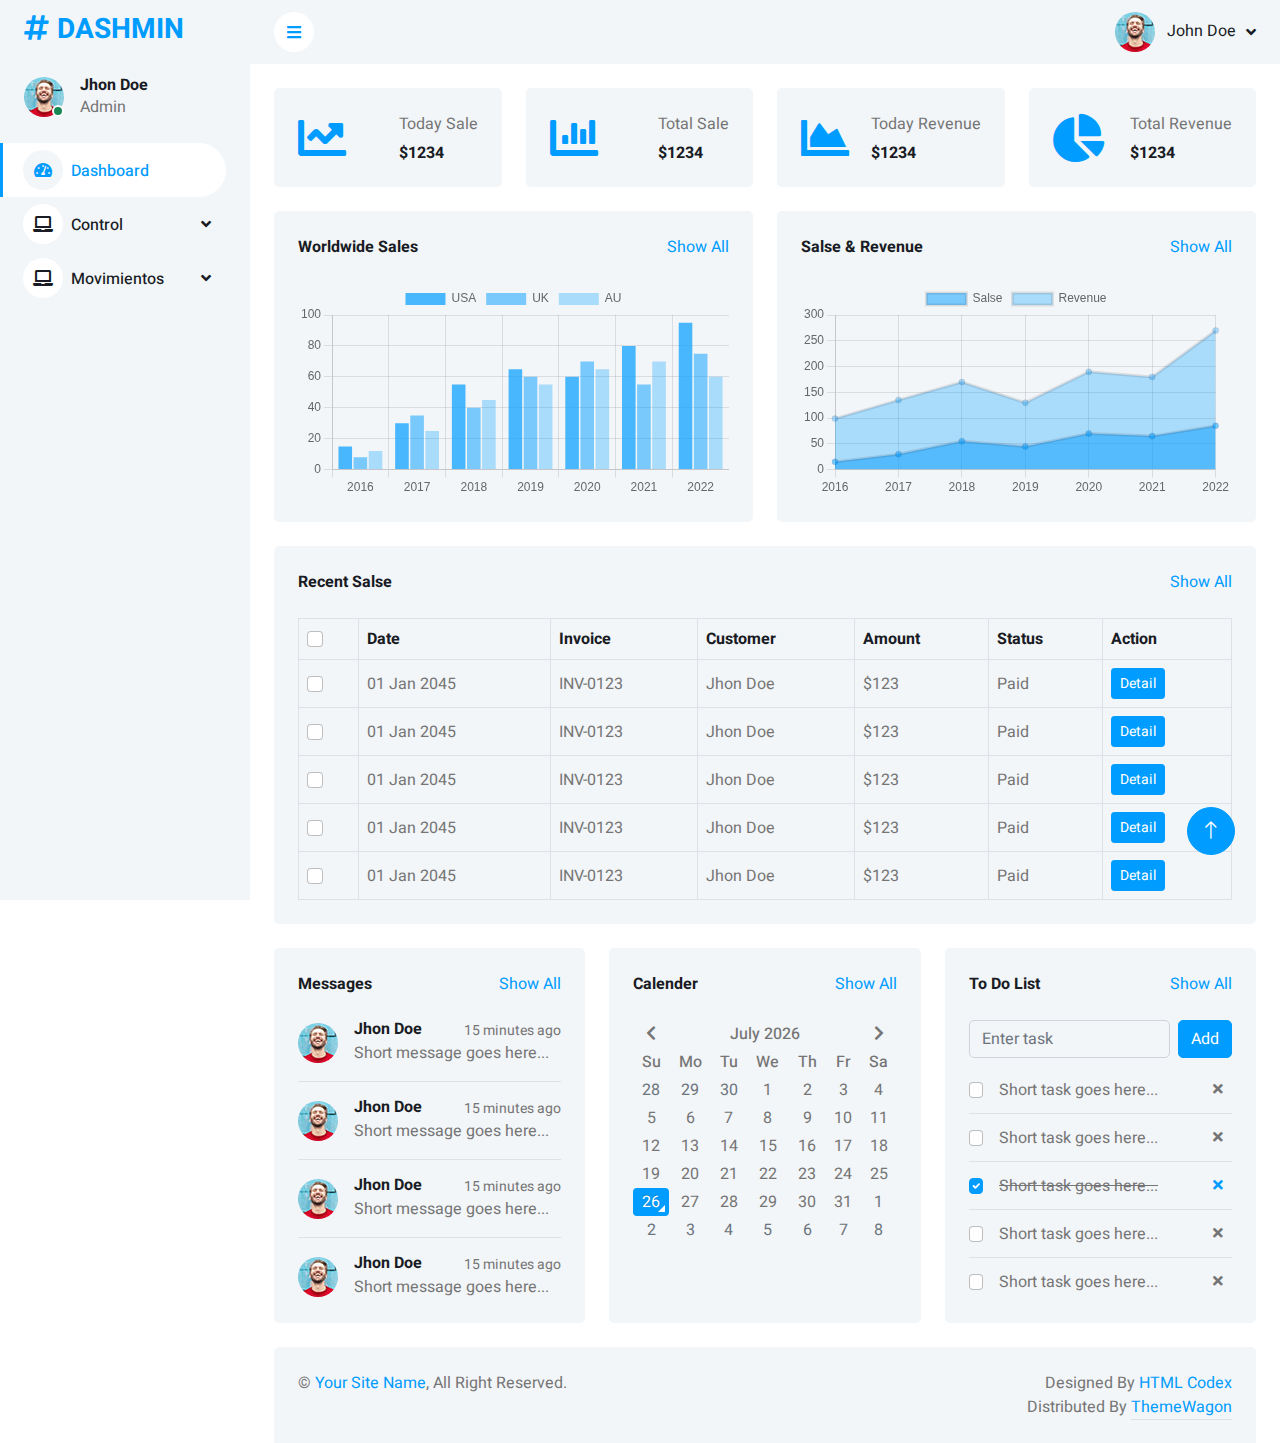
<file: index.html>
<!DOCTYPE html>
<html lang="en">

<head>
    <meta charset="utf-8">
    <title>DASHMIN - Bootstrap Admin Template</title>
    <meta content="width=device-width, initial-scale=1.0" name="viewport">
    <meta content="" name="keywords">
    <meta content="" name="description">

    <!-- Favicon -->
    <link href="img/favicon.ico" rel="icon">

    <!-- Google Web Fonts -->
    <link rel="preconnect" href="https://fonts.googleapis.com">
    <link rel="preconnect" href="https://fonts.gstatic.com" crossorigin>
    <link href="https://fonts.googleapis.com/css2?family=Heebo:wght@400;500;600;700&display=swap" rel="stylesheet">
    
    <!-- Icon Font Stylesheet -->
    <link href="https://cdnjs.cloudflare.com/ajax/libs/font-awesome/5.10.0/css/all.min.css" rel="stylesheet">
    <link href="https://cdn.jsdelivr.net/npm/bootstrap-icons@1.4.1/font/bootstrap-icons.css" rel="stylesheet">

    <!-- Libraries Stylesheet -->
    <link href="lib/owlcarousel/assets/owl.carousel.min.css" rel="stylesheet">
    <link href="lib/tempusdominus/css/tempusdominus-bootstrap-4.min.css" rel="stylesheet" />

    <!-- Customized Bootstrap Stylesheet -->
    <link href="css/bootstrap.min.css" rel="stylesheet">

    <!-- Template Stylesheet -->
    <link href="css/style.css" rel="stylesheet">
</head>

<body>
    <div class="container-xxl position-relative bg-white d-flex p-0">
        <!-- Spinner Start -->
        <div id="spinner" class="show bg-white position-fixed translate-middle w-100 vh-100 top-50 start-50 d-flex align-items-center justify-content-center">
            <div class="spinner-border text-primary" style="width: 3rem; height: 3rem;" role="status">
                <span class="sr-only">Loading...</span>
            </div>
        </div>
        <!-- Spinner End -->


        <!-- Sidebar Start -->
        <div class="sidebar pe-4 pb-3">
            <nav class="navbar bg-light navbar-light">
                <a href="index.html" class="navbar-brand mx-4 mb-3">
                    <h3 class="text-primary"><i class="fa fa-hashtag me-2"></i>DASHMIN</h3>
                </a>
                <div class="d-flex align-items-center ms-4 mb-4">
                    <div class="position-relative">
                        <img class="rounded-circle" src="img/user.jpg" alt="" style="width: 40px; height: 40px;">
                        <div class="bg-success rounded-circle border border-2 border-white position-absolute end-0 bottom-0 p-1"></div>
                    </div>
                    <div class="ms-3">
                        <h6 class="mb-0">Jhon Doe</h6>
                        <span>Admin</span>
                    </div>
                </div>
                <div class="navbar-nav w-100">
                    <a href="index.html" class="nav-item nav-link active"><i class="fa fa-tachometer-alt me-2"></i>Dashboard</a>
                    <div class="nav-item dropdown">
                        <a href="#" class="nav-link dropdown-toggle" data-bs-toggle="dropdown"><i class="fa fa-laptop me-2"></i>Control</a>
                        <div class="dropdown-menu bg-transparent border-0">
                            <a href="epps.html" class="dropdown-item">Epps</a>
                            <a href="equipos.html" class="dropdown-item">Equipos</a>
                            <a href="materiales.html" class="dropdown-item">Materiales</a>
                            <a href="herramientas.html" class="dropdown-item">Herramientas</a>
                        </div>
                    </div>
                    <div class="nav-item dropdown">
                        <a href="#" class="nav-link dropdown-toggle" data-bs-toggle="dropdown"><i
                                class="fa fa-laptop me-2"></i>Movimientos</a>
                        <div class="dropdown-menu bg-transparent border-0">
                            <a href="eppsm.html" class="dropdown-item">Epps</a>
                            <a href="equiposm.html" class="dropdown-item">Equipos</a>
                            <a href="materialesm.html" class="dropdown-item">Materiales</a>
                            <a href="herramientasm.html" class="dropdown-item">Herramientas</a>
                        </div>
                    </div>
                </div>
            </nav>
        </div>
        <!-- Sidebar End -->


        <!-- Content Start -->
        <div class="content">
            <!-- Navbar Start -->
            <nav class="navbar navbar-expand bg-light navbar-light sticky-top px-4 py-0">
                <a href="index.html" class="navbar-brand d-flex d-lg-none me-4">
                    <h2 class="text-primary mb-0"><i class="fa fa-hashtag"></i></h2>
                </a>
                <a href="#" class="sidebar-toggler flex-shrink-0">
                    <i class="fa fa-bars"></i>
                </a>
                <div class="navbar-nav align-items-center ms-auto">
                    <div class="nav-item dropdown">
                        <a href="#" class="nav-link dropdown-toggle" data-bs-toggle="dropdown">
                            <img class="rounded-circle me-lg-2" src="img/user.jpg" alt="" style="width: 40px; height: 40px;">
                            <span class="d-none d-lg-inline-flex">John Doe</span>
                        </a>
                        <div class="dropdown-menu dropdown-menu-end bg-light border-0 rounded-0 rounded-bottom m-0">
                            <a href="#" class="dropdown-item">Log Out</a>
                        </div>
                    </div>
                </div>
            </nav>
            <!-- Navbar End -->


            <!-- Sale & Revenue Start -->
            <div class="container-fluid pt-4 px-4">
                <div class="row g-4">
                    <div class="col-sm-6 col-xl-3">
                        <div class="bg-light rounded d-flex align-items-center justify-content-between p-4">
                            <i class="fa fa-chart-line fa-3x text-primary"></i>
                            <div class="ms-3">
                                <p class="mb-2">Today Sale</p>
                                <h6 class="mb-0">$1234</h6>
                            </div>
                        </div>
                    </div>
                    <div class="col-sm-6 col-xl-3">
                        <div class="bg-light rounded d-flex align-items-center justify-content-between p-4">
                            <i class="fa fa-chart-bar fa-3x text-primary"></i>
                            <div class="ms-3">
                                <p class="mb-2">Total Sale</p>
                                <h6 class="mb-0">$1234</h6>
                            </div>
                        </div>
                    </div>
                    <div class="col-sm-6 col-xl-3">
                        <div class="bg-light rounded d-flex align-items-center justify-content-between p-4">
                            <i class="fa fa-chart-area fa-3x text-primary"></i>
                            <div class="ms-3">
                                <p class="mb-2">Today Revenue</p>
                                <h6 class="mb-0">$1234</h6>
                            </div>
                        </div>
                    </div>
                    <div class="col-sm-6 col-xl-3">
                        <div class="bg-light rounded d-flex align-items-center justify-content-between p-4">
                            <i class="fa fa-chart-pie fa-3x text-primary"></i>
                            <div class="ms-3">
                                <p class="mb-2">Total Revenue</p>
                                <h6 class="mb-0">$1234</h6>
                            </div>
                        </div>
                    </div>
                </div>
            </div>
            <!-- Sale & Revenue End -->


            <!-- Sales Chart Start -->
            <div class="container-fluid pt-4 px-4">
                <div class="row g-4">
                    <div class="col-sm-12 col-xl-6">
                        <div class="bg-light text-center rounded p-4">
                            <div class="d-flex align-items-center justify-content-between mb-4">
                                <h6 class="mb-0">Worldwide Sales</h6>
                                <a href="">Show All</a>
                            </div>
                            <canvas id="worldwide-sales"></canvas>
                        </div>
                    </div>
                    <div class="col-sm-12 col-xl-6">
                        <div class="bg-light text-center rounded p-4">
                            <div class="d-flex align-items-center justify-content-between mb-4">
                                <h6 class="mb-0">Salse & Revenue</h6>
                                <a href="">Show All</a>
                            </div>
                            <canvas id="salse-revenue"></canvas>
                        </div>
                    </div>
                </div>
            </div>
            <!-- Sales Chart End -->


            <!-- Recent Sales Start -->
            <div class="container-fluid pt-4 px-4">
                <div class="bg-light text-center rounded p-4">
                    <div class="d-flex align-items-center justify-content-between mb-4">
                        <h6 class="mb-0">Recent Salse</h6>
                        <a href="">Show All</a>
                    </div>
                    <div class="table-responsive">
                        <table class="table text-start align-middle table-bordered table-hover mb-0">
                            <thead>
                                <tr class="text-dark">
                                    <th scope="col"><input class="form-check-input" type="checkbox"></th>
                                    <th scope="col">Date</th>
                                    <th scope="col">Invoice</th>
                                    <th scope="col">Customer</th>
                                    <th scope="col">Amount</th>
                                    <th scope="col">Status</th>
                                    <th scope="col">Action</th>
                                </tr>
                            </thead>
                            <tbody>
                                <tr>
                                    <td><input class="form-check-input" type="checkbox"></td>
                                    <td>01 Jan 2045</td>
                                    <td>INV-0123</td>
                                    <td>Jhon Doe</td>
                                    <td>$123</td>
                                    <td>Paid</td>
                                    <td><a class="btn btn-sm btn-primary" href="">Detail</a></td>
                                </tr>
                                <tr>
                                    <td><input class="form-check-input" type="checkbox"></td>
                                    <td>01 Jan 2045</td>
                                    <td>INV-0123</td>
                                    <td>Jhon Doe</td>
                                    <td>$123</td>
                                    <td>Paid</td>
                                    <td><a class="btn btn-sm btn-primary" href="">Detail</a></td>
                                </tr>
                                <tr>
                                    <td><input class="form-check-input" type="checkbox"></td>
                                    <td>01 Jan 2045</td>
                                    <td>INV-0123</td>
                                    <td>Jhon Doe</td>
                                    <td>$123</td>
                                    <td>Paid</td>
                                    <td><a class="btn btn-sm btn-primary" href="">Detail</a></td>
                                </tr>
                                <tr>
                                    <td><input class="form-check-input" type="checkbox"></td>
                                    <td>01 Jan 2045</td>
                                    <td>INV-0123</td>
                                    <td>Jhon Doe</td>
                                    <td>$123</td>
                                    <td>Paid</td>
                                    <td><a class="btn btn-sm btn-primary" href="">Detail</a></td>
                                </tr>
                                <tr>
                                    <td><input class="form-check-input" type="checkbox"></td>
                                    <td>01 Jan 2045</td>
                                    <td>INV-0123</td>
                                    <td>Jhon Doe</td>
                                    <td>$123</td>
                                    <td>Paid</td>
                                    <td><a class="btn btn-sm btn-primary" href="">Detail</a></td>
                                </tr>
                            </tbody>
                        </table>
                    </div>
                </div>
            </div>
            <!-- Recent Sales End -->


            <!-- Widgets Start -->
            <div class="container-fluid pt-4 px-4">
                <div class="row g-4">
                    <div class="col-sm-12 col-md-6 col-xl-4">
                        <div class="h-100 bg-light rounded p-4">
                            <div class="d-flex align-items-center justify-content-between mb-2">
                                <h6 class="mb-0">Messages</h6>
                                <a href="">Show All</a>
                            </div>
                            <div class="d-flex align-items-center border-bottom py-3">
                                <img class="rounded-circle flex-shrink-0" src="img/user.jpg" alt="" style="width: 40px; height: 40px;">
                                <div class="w-100 ms-3">
                                    <div class="d-flex w-100 justify-content-between">
                                        <h6 class="mb-0">Jhon Doe</h6>
                                        <small>15 minutes ago</small>
                                    </div>
                                    <span>Short message goes here...</span>
                                </div>
                            </div>
                            <div class="d-flex align-items-center border-bottom py-3">
                                <img class="rounded-circle flex-shrink-0" src="img/user.jpg" alt="" style="width: 40px; height: 40px;">
                                <div class="w-100 ms-3">
                                    <div class="d-flex w-100 justify-content-between">
                                        <h6 class="mb-0">Jhon Doe</h6>
                                        <small>15 minutes ago</small>
                                    </div>
                                    <span>Short message goes here...</span>
                                </div>
                            </div>
                            <div class="d-flex align-items-center border-bottom py-3">
                                <img class="rounded-circle flex-shrink-0" src="img/user.jpg" alt="" style="width: 40px; height: 40px;">
                                <div class="w-100 ms-3">
                                    <div class="d-flex w-100 justify-content-between">
                                        <h6 class="mb-0">Jhon Doe</h6>
                                        <small>15 minutes ago</small>
                                    </div>
                                    <span>Short message goes here...</span>
                                </div>
                            </div>
                            <div class="d-flex align-items-center pt-3">
                                <img class="rounded-circle flex-shrink-0" src="img/user.jpg" alt="" style="width: 40px; height: 40px;">
                                <div class="w-100 ms-3">
                                    <div class="d-flex w-100 justify-content-between">
                                        <h6 class="mb-0">Jhon Doe</h6>
                                        <small>15 minutes ago</small>
                                    </div>
                                    <span>Short message goes here...</span>
                                </div>
                            </div>
                        </div>
                    </div>
                    <div class="col-sm-12 col-md-6 col-xl-4">
                        <div class="h-100 bg-light rounded p-4">
                            <div class="d-flex align-items-center justify-content-between mb-4">
                                <h6 class="mb-0">Calender</h6>
                                <a href="">Show All</a>
                            </div>
                            <div id="calender"></div>
                        </div>
                    </div>
                    <div class="col-sm-12 col-md-6 col-xl-4">
                        <div class="h-100 bg-light rounded p-4">
                            <div class="d-flex align-items-center justify-content-between mb-4">
                                <h6 class="mb-0">To Do List</h6>
                                <a href="">Show All</a>
                            </div>
                            <div class="d-flex mb-2">
                                <input class="form-control bg-transparent" type="text" placeholder="Enter task">
                                <button type="button" class="btn btn-primary ms-2">Add</button>
                            </div>
                            <div class="d-flex align-items-center border-bottom py-2">
                                <input class="form-check-input m-0" type="checkbox">
                                <div class="w-100 ms-3">
                                    <div class="d-flex w-100 align-items-center justify-content-between">
                                        <span>Short task goes here...</span>
                                        <button class="btn btn-sm"><i class="fa fa-times"></i></button>
                                    </div>
                                </div>
                            </div>
                            <div class="d-flex align-items-center border-bottom py-2">
                                <input class="form-check-input m-0" type="checkbox">
                                <div class="w-100 ms-3">
                                    <div class="d-flex w-100 align-items-center justify-content-between">
                                        <span>Short task goes here...</span>
                                        <button class="btn btn-sm"><i class="fa fa-times"></i></button>
                                    </div>
                                </div>
                            </div>
                            <div class="d-flex align-items-center border-bottom py-2">
                                <input class="form-check-input m-0" type="checkbox" checked>
                                <div class="w-100 ms-3">
                                    <div class="d-flex w-100 align-items-center justify-content-between">
                                        <span><del>Short task goes here...</del></span>
                                        <button class="btn btn-sm text-primary"><i class="fa fa-times"></i></button>
                                    </div>
                                </div>
                            </div>
                            <div class="d-flex align-items-center border-bottom py-2">
                                <input class="form-check-input m-0" type="checkbox">
                                <div class="w-100 ms-3">
                                    <div class="d-flex w-100 align-items-center justify-content-between">
                                        <span>Short task goes here...</span>
                                        <button class="btn btn-sm"><i class="fa fa-times"></i></button>
                                    </div>
                                </div>
                            </div>
                            <div class="d-flex align-items-center pt-2">
                                <input class="form-check-input m-0" type="checkbox">
                                <div class="w-100 ms-3">
                                    <div class="d-flex w-100 align-items-center justify-content-between">
                                        <span>Short task goes here...</span>
                                        <button class="btn btn-sm"><i class="fa fa-times"></i></button>
                                    </div>
                                </div>
                            </div>
                        </div>
                    </div>
                </div>
            </div>
            <!-- Widgets End -->


            <!-- Footer Start -->
            <div class="container-fluid pt-4 px-4">
                <div class="bg-light rounded-top p-4">
                    <div class="row">
                        <div class="col-12 col-sm-6 text-center text-sm-start">
                            &copy; <a href="#">Your Site Name</a>, All Right Reserved. 
                        </div>
                        <div class="col-12 col-sm-6 text-center text-sm-end">
                            <!--/*** This template is free as long as you keep the footer author’s credit link/attribution link/backlink. If you'd like to use the template without the footer author’s credit link/attribution link/backlink, you can purchase the Credit Removal License from "https://htmlcodex.com/credit-removal". Thank you for your support. ***/-->
                            Designed By <a href="https://htmlcodex.com">HTML Codex</a>
                        </br>
                        Distributed By <a class="border-bottom" href="https://themewagon.com" target="_blank">ThemeWagon</a>
                        </div>
                    </div>
                </div>
            </div>
            <!-- Footer End -->
        </div>
        <!-- Content End -->


        <!-- Back to Top -->
        <a href="#" class="btn btn-lg btn-primary btn-lg-square back-to-top"><i class="bi bi-arrow-up"></i></a>
    </div>

    <!-- JavaScript Libraries -->
    <script src="https://code.jquery.com/jquery-3.4.1.min.js"></script>
    <script src="https://cdn.jsdelivr.net/npm/bootstrap@5.0.0/dist/js/bootstrap.bundle.min.js"></script>
    <script src="lib/chart/chart.min.js"></script>
    <script src="lib/easing/easing.min.js"></script>
    <script src="lib/waypoints/waypoints.min.js"></script>
    <script src="lib/owlcarousel/owl.carousel.min.js"></script>
    <script src="lib/tempusdominus/js/moment.min.js"></script>
    <script src="lib/tempusdominus/js/moment-timezone.min.js"></script>
    <script src="lib/tempusdominus/js/tempusdominus-bootstrap-4.min.js"></script>

    <!-- Template Javascript -->
    <script src="js/main.js"></script>
</body>

</html>
</file>
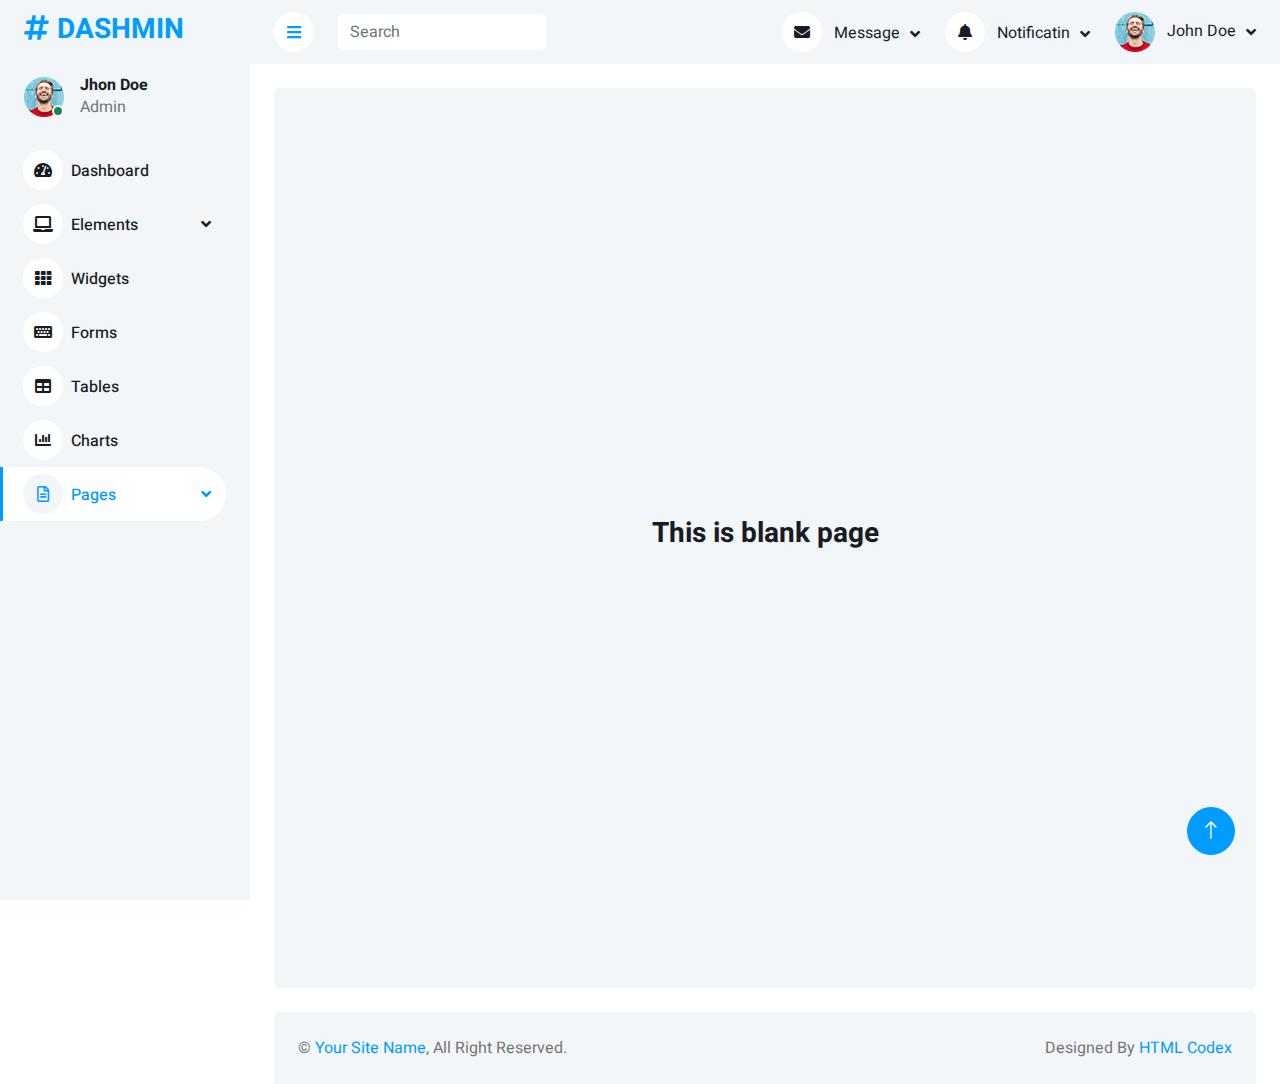
<file: blank.html>
<!DOCTYPE html>
<html lang="en">

<head>
    <meta charset="utf-8">
    <title>DASHMIN - Bootstrap Admin Template</title>
    <meta content="width=device-width, initial-scale=1.0" name="viewport">
    <meta content="" name="keywords">
    <meta content="" name="description">

    <!-- Favicon -->
    <link href="img/favicon.ico" rel="icon">

    <!-- Google Web Fonts -->
    <link rel="preconnect" href="https://fonts.googleapis.com">
    <link rel="preconnect" href="https://fonts.gstatic.com" crossorigin>
    <link href="https://fonts.googleapis.com/css2?family=Heebo:wght@400;500;600;700&display=swap" rel="stylesheet">
    
    <!-- Icon Font Stylesheet -->
    <link href="https://cdnjs.cloudflare.com/ajax/libs/font-awesome/5.10.0/css/all.min.css" rel="stylesheet">
    <link href="https://cdn.jsdelivr.net/npm/bootstrap-icons@1.4.1/font/bootstrap-icons.css" rel="stylesheet">

    <!-- Libraries Stylesheet -->
    <link href="lib/owlcarousel/assets/owl.carousel.min.css" rel="stylesheet">
    <link href="lib/tempusdominus/css/tempusdominus-bootstrap-4.min.css" rel="stylesheet" />

    <!-- Customized Bootstrap Stylesheet -->
    <link href="css/bootstrap.min.css" rel="stylesheet">

    <!-- Template Stylesheet -->
    <link href="css/style.css" rel="stylesheet">
</head>

<body>
    <div class="container-xxl position-relative bg-white d-flex p-0">
        <!-- Spinner Start -->
        <div id="spinner" class="show bg-white position-fixed translate-middle w-100 vh-100 top-50 start-50 d-flex align-items-center justify-content-center">
            <div class="spinner-border text-primary" style="width: 3rem; height: 3rem;" role="status">
                <span class="sr-only">Loading...</span>
            </div>
        </div>
        <!-- Spinner End -->


        <!-- Sidebar Start -->
        <div class="sidebar pe-4 pb-3">
            <nav class="navbar bg-light navbar-light">
                <a href="index.html" class="navbar-brand mx-4 mb-3">
                    <h3 class="text-primary"><i class="fa fa-hashtag me-2"></i>DASHMIN</h3>
                </a>
                <div class="d-flex align-items-center ms-4 mb-4">
                    <div class="position-relative">
                        <img class="rounded-circle" src="img/user.jpg" alt="" style="width: 40px; height: 40px;">
                        <div class="bg-success rounded-circle border border-2 border-white position-absolute end-0 bottom-0 p-1"></div>
                    </div>
                    <div class="ms-3">
                        <h6 class="mb-0">Jhon Doe</h6>
                        <span>Admin</span>
                    </div>
                </div>
                <div class="navbar-nav w-100">
                    <a href="index.html" class="nav-item nav-link"><i class="fa fa-tachometer-alt me-2"></i>Dashboard</a>
                    <div class="nav-item dropdown">
                        <a href="#" class="nav-link dropdown-toggle" data-bs-toggle="dropdown"><i class="fa fa-laptop me-2"></i>Elements</a>
                        <div class="dropdown-menu bg-transparent border-0">
                            <a href="button.html" class="dropdown-item">Buttons</a>
                            <a href="typography.html" class="dropdown-item">Typography</a>
                            <a href="element.html" class="dropdown-item">Other Elements</a>
                        </div>
                    </div>
                    <a href="widget.html" class="nav-item nav-link"><i class="fa fa-th me-2"></i>Widgets</a>
                    <a href="form.html" class="nav-item nav-link"><i class="fa fa-keyboard me-2"></i>Forms</a>
                    <a href="table.html" class="nav-item nav-link"><i class="fa fa-table me-2"></i>Tables</a>
                    <a href="chart.html" class="nav-item nav-link"><i class="fa fa-chart-bar me-2"></i>Charts</a>
                    <div class="nav-item dropdown">
                        <a href="#" class="nav-link dropdown-toggle active" data-bs-toggle="dropdown"><i class="far fa-file-alt me-2"></i>Pages</a>
                        <div class="dropdown-menu bg-transparent border-0">
                            <a href="signin.html" class="dropdown-item">Sign In</a>
                            <a href="signup.html" class="dropdown-item">Sign Up</a>
                            <a href="404.html" class="dropdown-item">404 Error</a>
                            <a href="blank.html" class="dropdown-item active">Blank Page</a>
                        </div>
                    </div>
                </div>
            </nav>
        </div>
        <!-- Sidebar End -->


        <!-- Content Start -->
        <div class="content">
            <!-- Navbar Start -->
            <nav class="navbar navbar-expand bg-light navbar-light sticky-top px-4 py-0">
                <a href="index.html" class="navbar-brand d-flex d-lg-none me-4">
                    <h2 class="text-primary mb-0"><i class="fa fa-hashtag"></i></h2>
                </a>
                <a href="#" class="sidebar-toggler flex-shrink-0">
                    <i class="fa fa-bars"></i>
                </a>
                <form class="d-none d-md-flex ms-4">
                    <input class="form-control border-0" type="search" placeholder="Search">
                </form>
                <div class="navbar-nav align-items-center ms-auto">
                    <div class="nav-item dropdown">
                        <a href="#" class="nav-link dropdown-toggle" data-bs-toggle="dropdown">
                            <i class="fa fa-envelope me-lg-2"></i>
                            <span class="d-none d-lg-inline-flex">Message</span>
                        </a>
                        <div class="dropdown-menu dropdown-menu-end bg-light border-0 rounded-0 rounded-bottom m-0">
                            <a href="#" class="dropdown-item">
                                <div class="d-flex align-items-center">
                                    <img class="rounded-circle" src="img/user.jpg" alt="" style="width: 40px; height: 40px;">
                                    <div class="ms-2">
                                        <h6 class="fw-normal mb-0">Jhon send you a message</h6>
                                        <small>15 minutes ago</small>
                                    </div>
                                </div>
                            </a>
                            <hr class="dropdown-divider">
                            <a href="#" class="dropdown-item">
                                <div class="d-flex align-items-center">
                                    <img class="rounded-circle" src="img/user.jpg" alt="" style="width: 40px; height: 40px;">
                                    <div class="ms-2">
                                        <h6 class="fw-normal mb-0">Jhon send you a message</h6>
                                        <small>15 minutes ago</small>
                                    </div>
                                </div>
                            </a>
                            <hr class="dropdown-divider">
                            <a href="#" class="dropdown-item">
                                <div class="d-flex align-items-center">
                                    <img class="rounded-circle" src="img/user.jpg" alt="" style="width: 40px; height: 40px;">
                                    <div class="ms-2">
                                        <h6 class="fw-normal mb-0">Jhon send you a message</h6>
                                        <small>15 minutes ago</small>
                                    </div>
                                </div>
                            </a>
                            <hr class="dropdown-divider">
                            <a href="#" class="dropdown-item text-center">See all message</a>
                        </div>
                    </div>
                    <div class="nav-item dropdown">
                        <a href="#" class="nav-link dropdown-toggle" data-bs-toggle="dropdown">
                            <i class="fa fa-bell me-lg-2"></i>
                            <span class="d-none d-lg-inline-flex">Notificatin</span>
                        </a>
                        <div class="dropdown-menu dropdown-menu-end bg-light border-0 rounded-0 rounded-bottom m-0">
                            <a href="#" class="dropdown-item">
                                <h6 class="fw-normal mb-0">Profile updated</h6>
                                <small>15 minutes ago</small>
                            </a>
                            <hr class="dropdown-divider">
                            <a href="#" class="dropdown-item">
                                <h6 class="fw-normal mb-0">New user added</h6>
                                <small>15 minutes ago</small>
                            </a>
                            <hr class="dropdown-divider">
                            <a href="#" class="dropdown-item">
                                <h6 class="fw-normal mb-0">Password changed</h6>
                                <small>15 minutes ago</small>
                            </a>
                            <hr class="dropdown-divider">
                            <a href="#" class="dropdown-item text-center">See all notifications</a>
                        </div>
                    </div>
                    <div class="nav-item dropdown">
                        <a href="#" class="nav-link dropdown-toggle" data-bs-toggle="dropdown">
                            <img class="rounded-circle me-lg-2" src="img/user.jpg" alt="" style="width: 40px; height: 40px;">
                            <span class="d-none d-lg-inline-flex">John Doe</span>
                        </a>
                        <div class="dropdown-menu dropdown-menu-end bg-light border-0 rounded-0 rounded-bottom m-0">
                            <a href="#" class="dropdown-item">My Profile</a>
                            <a href="#" class="dropdown-item">Settings</a>
                            <a href="#" class="dropdown-item">Log Out</a>
                        </div>
                    </div>
                </div>
            </nav>
            <!-- Navbar End -->


            <!-- Blank Start -->
            <div class="container-fluid pt-4 px-4">
                <div class="row vh-100 bg-light rounded align-items-center justify-content-center mx-0">
                    <div class="col-md-6 text-center">
                        <h3>This is blank page</h3>
                    </div>
                </div>
            </div>
            <!-- Blank End -->


            <!-- Footer Start -->
            <div class="container-fluid pt-4 px-4">
                <div class="bg-light rounded-top p-4">
                    <div class="row">
                        <div class="col-12 col-sm-6 text-center text-sm-start">
                            &copy; <a href="#">Your Site Name</a>, All Right Reserved. 
                        </div>
                        <div class="col-12 col-sm-6 text-center text-sm-end">
                            <!--/*** This template is free as long as you keep the footer author’s credit link/attribution link/backlink. If you'd like to use the template without the footer author’s credit link/attribution link/backlink, you can purchase the Credit Removal License from "https://htmlcodex.com/credit-removal". Thank you for your support. ***/-->
                            Designed By <a href="https://htmlcodex.com">HTML Codex</a>
                        </div>
                    </div>
                </div>
            </div>
            <!-- Footer End -->
        </div>
        <!-- Content End -->


        <!-- Back to Top -->
        <a href="#" class="btn btn-lg btn-primary btn-lg-square back-to-top"><i class="bi bi-arrow-up"></i></a>
    </div>

    <!-- JavaScript Libraries -->
    <script src="https://code.jquery.com/jquery-3.4.1.min.js"></script>
    <script src="https://cdn.jsdelivr.net/npm/bootstrap@5.0.0/dist/js/bootstrap.bundle.min.js"></script>
    <script src="lib/chart/chart.min.js"></script>
    <script src="lib/easing/easing.min.js"></script>
    <script src="lib/waypoints/waypoints.min.js"></script>
    <script src="lib/owlcarousel/owl.carousel.min.js"></script>
    <script src="lib/tempusdominus/js/moment.min.js"></script>
    <script src="lib/tempusdominus/js/moment-timezone.min.js"></script>
    <script src="lib/tempusdominus/js/tempusdominus-bootstrap-4.min.js"></script>

    <!-- Template Javascript -->
    <script src="js/main.js"></script>
</body>

</html>
</file>
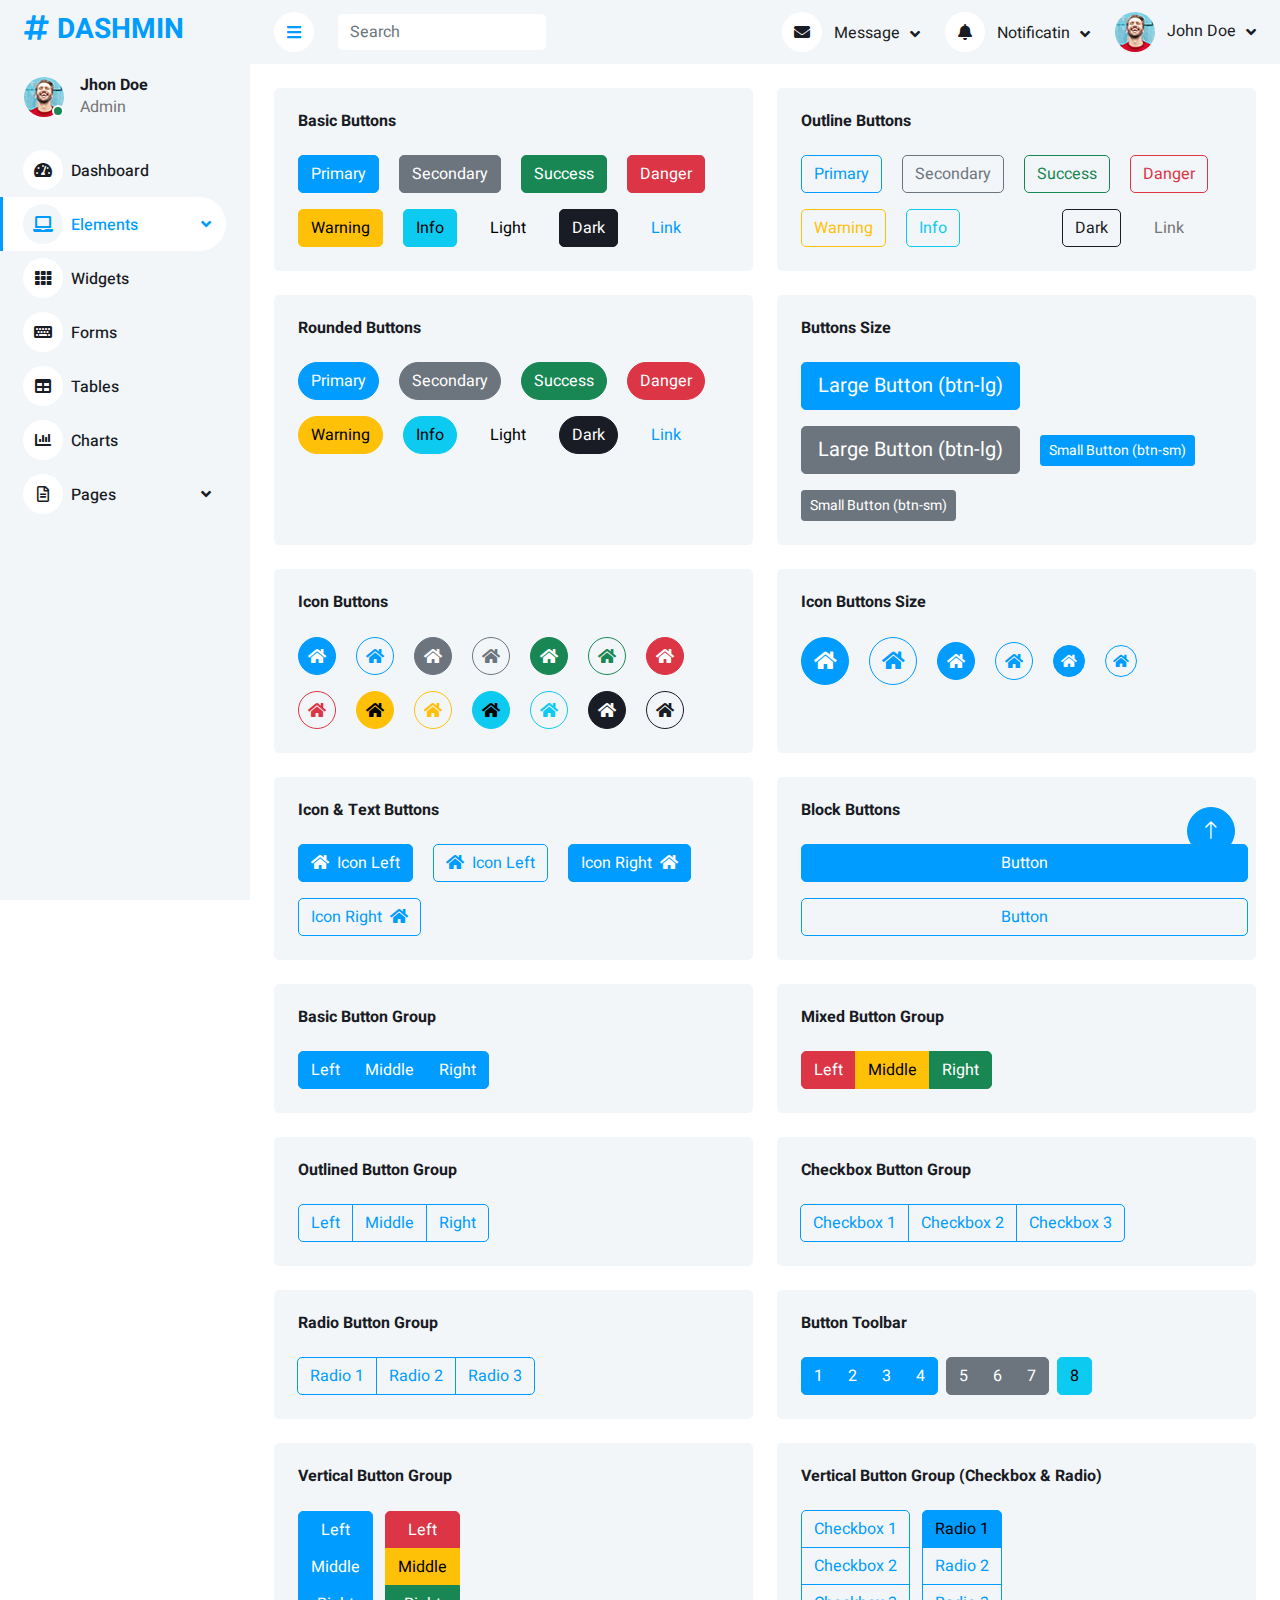
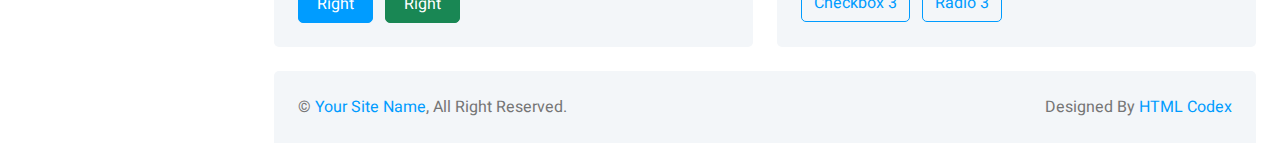
<file: button.html>
<!DOCTYPE html>
<html lang="en">

<head>
    <meta charset="utf-8">
    <title>DASHMIN - Bootstrap Admin Template</title>
    <meta content="width=device-width, initial-scale=1.0" name="viewport">
    <meta content="" name="keywords">
    <meta content="" name="description">

    <!-- Favicon -->
    <link href="img/favicon.ico" rel="icon">

    <!-- Google Web Fonts -->
    <link rel="preconnect" href="https://fonts.googleapis.com">
    <link rel="preconnect" href="https://fonts.gstatic.com" crossorigin>
    <link href="https://fonts.googleapis.com/css2?family=Heebo:wght@400;500;600;700&display=swap" rel="stylesheet">
    
    <!-- Icon Font Stylesheet -->
    <link href="https://cdnjs.cloudflare.com/ajax/libs/font-awesome/5.10.0/css/all.min.css" rel="stylesheet">
    <link href="https://cdn.jsdelivr.net/npm/bootstrap-icons@1.4.1/font/bootstrap-icons.css" rel="stylesheet">

    <!-- Libraries Stylesheet -->
    <link href="lib/owlcarousel/assets/owl.carousel.min.css" rel="stylesheet">
    <link href="lib/tempusdominus/css/tempusdominus-bootstrap-4.min.css" rel="stylesheet" />

    <!-- Customized Bootstrap Stylesheet -->
    <link href="css/bootstrap.min.css" rel="stylesheet">

    <!-- Template Stylesheet -->
    <link href="css/style.css" rel="stylesheet">
</head>

<body>
    <div class="container-xxl position-relative bg-white d-flex p-0">
        <!-- Spinner Start -->
        <div id="spinner" class="show bg-white position-fixed translate-middle w-100 vh-100 top-50 start-50 d-flex align-items-center justify-content-center">
            <div class="spinner-border text-primary" style="width: 3rem; height: 3rem;" role="status">
                <span class="sr-only">Loading...</span>
            </div>
        </div>
        <!-- Spinner End -->


        <!-- Sidebar Start -->
        <div class="sidebar pe-4 pb-3">
            <nav class="navbar bg-light navbar-light">
                <a href="index.html" class="navbar-brand mx-4 mb-3">
                    <h3 class="text-primary"><i class="fa fa-hashtag me-2"></i>DASHMIN</h3>
                </a>
                <div class="d-flex align-items-center ms-4 mb-4">
                    <div class="position-relative">
                        <img class="rounded-circle" src="img/user.jpg" alt="" style="width: 40px; height: 40px;">
                        <div class="bg-success rounded-circle border border-2 border-white position-absolute end-0 bottom-0 p-1"></div>
                    </div>
                    <div class="ms-3">
                        <h6 class="mb-0">Jhon Doe</h6>
                        <span>Admin</span>
                    </div>
                </div>
                <div class="navbar-nav w-100">
                    <a href="index.html" class="nav-item nav-link"><i class="fa fa-tachometer-alt me-2"></i>Dashboard</a>
                    <div class="nav-item dropdown">
                        <a href="#" class="nav-link dropdown-toggle active" data-bs-toggle="dropdown"><i class="fa fa-laptop me-2"></i>Elements</a>
                        <div class="dropdown-menu bg-transparent border-0">
                            <a href="button.html" class="dropdown-item active">Buttons</a>
                            <a href="typography.html" class="dropdown-item">Typography</a>
                            <a href="element.html" class="dropdown-item">Other Elements</a>
                        </div>
                    </div>
                    <a href="widget.html" class="nav-item nav-link"><i class="fa fa-th me-2"></i>Widgets</a>
                    <a href="form.html" class="nav-item nav-link"><i class="fa fa-keyboard me-2"></i>Forms</a>
                    <a href="table.html" class="nav-item nav-link"><i class="fa fa-table me-2"></i>Tables</a>
                    <a href="chart.html" class="nav-item nav-link"><i class="fa fa-chart-bar me-2"></i>Charts</a>
                    <div class="nav-item dropdown">
                        <a href="#" class="nav-link dropdown-toggle" data-bs-toggle="dropdown"><i class="far fa-file-alt me-2"></i>Pages</a>
                        <div class="dropdown-menu bg-transparent border-0">
                            <a href="signin.html" class="dropdown-item">Sign In</a>
                            <a href="signup.html" class="dropdown-item">Sign Up</a>
                            <a href="404.html" class="dropdown-item">404 Error</a>
                            <a href="blank.html" class="dropdown-item">Blank Page</a>
                        </div>
                    </div>
                </div>
            </nav>
        </div>
        <!-- Sidebar End -->


        <!-- Content Start -->
        <div class="content">
            <!-- Navbar Start -->
            <nav class="navbar navbar-expand bg-light navbar-light sticky-top px-4 py-0">
                <a href="index.html" class="navbar-brand d-flex d-lg-none me-4">
                    <h2 class="text-primary mb-0"><i class="fa fa-hashtag"></i></h2>
                </a>
                <a href="#" class="sidebar-toggler flex-shrink-0">
                    <i class="fa fa-bars"></i>
                </a>
                <form class="d-none d-md-flex ms-4">
                    <input class="form-control border-0" type="search" placeholder="Search">
                </form>
                <div class="navbar-nav align-items-center ms-auto">
                    <div class="nav-item dropdown">
                        <a href="#" class="nav-link dropdown-toggle" data-bs-toggle="dropdown">
                            <i class="fa fa-envelope me-lg-2"></i>
                            <span class="d-none d-lg-inline-flex">Message</span>
                        </a>
                        <div class="dropdown-menu dropdown-menu-end bg-light border-0 rounded-0 rounded-bottom m-0">
                            <a href="#" class="dropdown-item">
                                <div class="d-flex align-items-center">
                                    <img class="rounded-circle" src="img/user.jpg" alt="" style="width: 40px; height: 40px;">
                                    <div class="ms-2">
                                        <h6 class="fw-normal mb-0">Jhon send you a message</h6>
                                        <small>15 minutes ago</small>
                                    </div>
                                </div>
                            </a>
                            <hr class="dropdown-divider">
                            <a href="#" class="dropdown-item">
                                <div class="d-flex align-items-center">
                                    <img class="rounded-circle" src="img/user.jpg" alt="" style="width: 40px; height: 40px;">
                                    <div class="ms-2">
                                        <h6 class="fw-normal mb-0">Jhon send you a message</h6>
                                        <small>15 minutes ago</small>
                                    </div>
                                </div>
                            </a>
                            <hr class="dropdown-divider">
                            <a href="#" class="dropdown-item">
                                <div class="d-flex align-items-center">
                                    <img class="rounded-circle" src="img/user.jpg" alt="" style="width: 40px; height: 40px;">
                                    <div class="ms-2">
                                        <h6 class="fw-normal mb-0">Jhon send you a message</h6>
                                        <small>15 minutes ago</small>
                                    </div>
                                </div>
                            </a>
                            <hr class="dropdown-divider">
                            <a href="#" class="dropdown-item text-center">See all message</a>
                        </div>
                    </div>
                    <div class="nav-item dropdown">
                        <a href="#" class="nav-link dropdown-toggle" data-bs-toggle="dropdown">
                            <i class="fa fa-bell me-lg-2"></i>
                            <span class="d-none d-lg-inline-flex">Notificatin</span>
                        </a>
                        <div class="dropdown-menu dropdown-menu-end bg-light border-0 rounded-0 rounded-bottom m-0">
                            <a href="#" class="dropdown-item">
                                <h6 class="fw-normal mb-0">Profile updated</h6>
                                <small>15 minutes ago</small>
                            </a>
                            <hr class="dropdown-divider">
                            <a href="#" class="dropdown-item">
                                <h6 class="fw-normal mb-0">New user added</h6>
                                <small>15 minutes ago</small>
                            </a>
                            <hr class="dropdown-divider">
                            <a href="#" class="dropdown-item">
                                <h6 class="fw-normal mb-0">Password changed</h6>
                                <small>15 minutes ago</small>
                            </a>
                            <hr class="dropdown-divider">
                            <a href="#" class="dropdown-item text-center">See all notifications</a>
                        </div>
                    </div>
                    <div class="nav-item dropdown">
                        <a href="#" class="nav-link dropdown-toggle" data-bs-toggle="dropdown">
                            <img class="rounded-circle me-lg-2" src="img/user.jpg" alt="" style="width: 40px; height: 40px;">
                            <span class="d-none d-lg-inline-flex">John Doe</span>
                        </a>
                        <div class="dropdown-menu dropdown-menu-end bg-light border-0 rounded-0 rounded-bottom m-0">
                            <a href="#" class="dropdown-item">My Profile</a>
                            <a href="#" class="dropdown-item">Settings</a>
                            <a href="#" class="dropdown-item">Log Out</a>
                        </div>
                    </div>
                </div>
            </nav>
            <!-- Navbar End -->


            <!-- Button Start -->
            <div class="container-fluid pt-4 px-4">
                <div class="row g-4">
                    <div class="col-sm-12 col-xl-6">
                        <div class="bg-light rounded h-100 p-4">
                            <h6 class="mb-4">Basic Buttons</h6>
                            <div class="m-n2">
                                <button type="button" class="btn btn-primary m-2">Primary</button>
                                <button type="button" class="btn btn-secondary m-2">Secondary</button>
                                <button type="button" class="btn btn-success m-2">Success</button>
                                <button type="button" class="btn btn-danger m-2">Danger</button>
                                <button type="button" class="btn btn-warning m-2">Warning</button>
                                <button type="button" class="btn btn-info m-2">Info</button>
                                <button type="button" class="btn btn-light m-2">Light</button>
                                <button type="button" class="btn btn-dark m-2">Dark</button>
                                <button type="button" class="btn btn-link m-2">Link</button>
                            </div>
                        </div>
                    </div>
                    <div class="col-sm-12 col-xl-6">
                        <div class="bg-light rounded h-100 p-4">
                            <h6 class="mb-4">Outline Buttons</h6>
                            <div class="m-n2">
                                <button type="button" class="btn btn-outline-primary m-2">Primary</button>
                                <button type="button" class="btn btn-outline-secondary m-2">Secondary</button>
                                <button type="button" class="btn btn-outline-success m-2">Success</button>
                                <button type="button" class="btn btn-outline-danger m-2">Danger</button>
                                <button type="button" class="btn btn-outline-warning m-2">Warning</button>
                                <button type="button" class="btn btn-outline-info m-2">Info</button>
                                <button type="button" class="btn btn-outline-light m-2">Light</button>
                                <button type="button" class="btn btn-outline-dark m-2">Dark</button>
                                <button type="button" class="btn btn-outline-link m-2">Link</button>
                            </div>
                        </div>
                    </div>
                    <div class="col-sm-12 col-xl-6">
                        <div class="bg-light rounded h-100 p-4">
                            <h6 class="mb-4">Rounded Buttons</h6>
                            <div class="m-n2">
                                <button type="button" class="btn btn-primary rounded-pill m-2">Primary</button>
                                <button type="button" class="btn btn-secondary rounded-pill m-2">Secondary</button>
                                <button type="button" class="btn btn-success rounded-pill m-2">Success</button>
                                <button type="button" class="btn btn-danger rounded-pill m-2">Danger</button>
                                <button type="button" class="btn btn-warning rounded-pill m-2">Warning</button>
                                <button type="button" class="btn btn-info rounded-pill m-2">Info</button>
                                <button type="button" class="btn btn-light rounded-pill m-2">Light</button>
                                <button type="button" class="btn btn-dark rounded-pill m-2">Dark</button>
                                <button type="button" class="btn btn-link rounded-pill m-2">Link</button>
                            </div>
                        </div>
                    </div>
                    <div class="col-sm-12 col-xl-6">
                        <div class="bg-light rounded h-100 p-4">
                            <h6 class="mb-4">Buttons Size</h6>
                            <div class="m-n2">
                                <button type="button" class="btn btn-lg btn-primary m-2">Large Button (btn-lg)</button>
                                <button type="button" class="btn btn-lg btn-secondary m-2">Large Button (btn-lg)</button>
                                <button type="button" class="btn btn-sm btn-primary m-2">Small Button (btn-sm)</button>
                                <button type="button" class="btn btn-sm btn-secondary m-2">Small Button (btn-sm)</button>
                            </div>
                        </div>
                    </div>
                    <div class="col-sm-12 col-xl-6">
                        <div class="bg-light rounded h-100 p-4">
                            <h6 class="mb-4">Icon Buttons</h6>
                            <div class="m-n2">
                                <button type="button" class="btn btn-square btn-primary m-2"><i class="fa fa-home"></i></button>
                                <button type="button" class="btn btn-square btn-outline-primary m-2"><i class="fa fa-home"></i></button>
                                <button type="button" class="btn btn-square btn-secondary m-2"><i class="fa fa-home"></i></button>
                                <button type="button" class="btn btn-square btn-outline-secondary m-2"><i class="fa fa-home"></i></button>
                                <button type="button" class="btn btn-square btn-success m-2"><i class="fa fa-home"></i></button>
                                <button type="button" class="btn btn-square btn-outline-success m-2"><i class="fa fa-home"></i></button>
                                <button type="button" class="btn btn-square btn-danger m-2"><i class="fa fa-home"></i></button>
                                <button type="button" class="btn btn-square btn-outline-danger m-2"><i class="fa fa-home"></i></button>
                                <button type="button" class="btn btn-square btn-warning m-2"><i class="fa fa-home"></i></button>
                                <button type="button" class="btn btn-square btn-outline-warning m-2"><i class="fa fa-home"></i></button>
                                <button type="button" class="btn btn-square btn-info m-2"><i class="fa fa-home"></i></button>
                                <button type="button" class="btn btn-square btn-outline-info m-2"><i class="fa fa-home"></i></button>
                                <button type="button" class="btn btn-square btn-dark m-2"><i class="fa fa-home"></i></button>
                                <button type="button" class="btn btn-square btn-outline-dark m-2"><i class="fa fa-home"></i></button>
                            </div>
                        </div>
                    </div>
                    <div class="col-sm-12 col-xl-6">
                        <div class="bg-light rounded h-100 p-4">
                            <h6 class="mb-4">Icon Buttons Size</h6>
                            <div class="m-n2">
                                <button type="button" class="btn btn-lg btn-lg-square btn-primary m-2"><i class="fa fa-home"></i></button>
                                <button type="button" class="btn btn-lg btn-lg-square btn-outline-primary m-2"><i class="fa fa-home"></i></button>
                                <button type="button" class="btn btn-square btn-primary m-2"><i class="fa fa-home"></i></button>
                                <button type="button" class="btn btn-square btn-outline-primary m-2"><i class="fa fa-home"></i></button>
                                <button type="button" class="btn btn-sm btn-sm-square btn-primary m-2"><i class="fa fa-home"></i></button>
                                <button type="button" class="btn btn-sm btn-sm-square btn-outline-primary m-2"><i class="fa fa-home"></i></button>
                            </div>
                        </div>
                    </div>
                    <div class="col-sm-12 col-xl-6">
                        <div class="bg-light rounded h-100 p-4">
                            <h6 class="mb-4">Icon & Text Buttons</h6>
                            <div class="m-n2">
                                <button type="button" class="btn btn-primary m-2"><i class="fa fa-home me-2"></i>Icon Left</button>
                                <button type="button" class="btn btn-outline-primary m-2"><i class="fa fa-home me-2"></i>Icon Left</button>
                                <button type="button" class="btn btn-primary m-2">Icon Right<i class="fa fa-home ms-2"></i></button>
                                <button type="button" class="btn btn-outline-primary m-2">Icon Right<i class="fa fa-home ms-2"></i></button>
                            </div>
                        </div>
                    </div>
                    <div class="col-sm-12 col-xl-6">
                        <div class="bg-light rounded h-100 p-4">
                            <h6 class="mb-4">Block Buttons</h6>
                            <div class="m-n2">
                                <button class="btn btn-primary w-100 m-2" type="button">Button</button>
                                <button class="btn btn-outline-primary w-100 m-2" type="button">Button</button>
                            </div>
                        </div>
                    </div>
                    <div class="col-sm-12 col-xl-6">
                        <div class="bg-light rounded h-100 p-4">
                            <h6 class="mb-4">Basic Button Group</h6>
                            <div class="btn-group" role="group">
                                <button type="button" class="btn btn-primary">Left</button>
                                <button type="button" class="btn btn-primary">Middle</button>
                                <button type="button" class="btn btn-primary">Right</button>
                            </div>
                        </div>
                    </div>
                    <div class="col-sm-12 col-xl-6">
                        <div class="bg-light rounded h-100 p-4">
                            <h6 class="mb-4">Mixed Button Group</h6>
                            <div class="btn-group" role="group">
                                <button type="button" class="btn btn-danger">Left</button>
                                <button type="button" class="btn btn-warning">Middle</button>
                                <button type="button" class="btn btn-success">Right</button>
                            </div>
                        </div>
                    </div>
                    <div class="col-sm-12 col-xl-6">
                        <div class="bg-light rounded h-100 p-4">
                            <h6 class="mb-4">Outlined Button Group</h6>
                            <div class="btn-group" role="group">
                                <button type="button" class="btn btn-outline-primary">Left</button>
                                <button type="button" class="btn btn-outline-primary">Middle</button>
                                <button type="button" class="btn btn-outline-primary">Right</button>
                            </div>
                        </div>
                    </div>
                    <div class="col-sm-12 col-xl-6">
                        <div class="bg-light rounded h-100 p-4">
                            <h6 class="mb-4">Checkbox Button Group</h6>
                            <div class="btn-group" role="group">
                                <input type="checkbox" class="btn-check" id="btncheck1" autocomplete="off">
                                <label class="btn btn-outline-primary" for="btncheck1">Checkbox 1</label>

                                <input type="checkbox" class="btn-check" id="btncheck2" autocomplete="off">
                                <label class="btn btn-outline-primary" for="btncheck2">Checkbox 2</label>

                                <input type="checkbox" class="btn-check" id="btncheck3" autocomplete="off">
                                <label class="btn btn-outline-primary" for="btncheck3">Checkbox 3</label>
                            </div>
                        </div>
                    </div>
                    <div class="col-sm-12 col-xl-6">
                        <div class="bg-light rounded h-100 p-4">
                            <h6 class="mb-4">Radio Button Group</h6>
                            <div class="btn-group" role="group">
                                <input type="radio" class="btn-check" name="btnradio" id="btnradio1" autocomplete="off"
                                    checked>
                                <label class="btn btn-outline-primary" for="btnradio1">Radio 1</label>

                                <input type="radio" class="btn-check" name="btnradio" id="btnradio2" autocomplete="off">
                                <label class="btn btn-outline-primary" for="btnradio2">Radio 2</label>

                                <input type="radio" class="btn-check" name="btnradio" id="btnradio3" autocomplete="off">
                                <label class="btn btn-outline-primary" for="btnradio3">Radio 3</label>
                            </div>
                        </div>
                    </div>
                    <div class="col-sm-12 col-xl-6">
                        <div class="bg-light rounded h-100 p-4">
                            <h6 class="mb-4">Button Toolbar</h6>
                            <div class="btn-toolbar" role="toolbar">
                                <div class="btn-group me-2" role="group" aria-label="First group">
                                    <button type="button" class="btn btn-primary">1</button>
                                    <button type="button" class="btn btn-primary">2</button>
                                    <button type="button" class="btn btn-primary">3</button>
                                    <button type="button" class="btn btn-primary">4</button>
                                </div>
                                <div class="btn-group me-2" role="group" aria-label="Second group">
                                    <button type="button" class="btn btn-secondary">5</button>
                                    <button type="button" class="btn btn-secondary">6</button>
                                    <button type="button" class="btn btn-secondary">7</button>
                                </div>
                                <div class="btn-group" role="group" aria-label="Third group">
                                    <button type="button" class="btn btn-info">8</button>
                                </div>
                            </div>
                        </div>
                    </div>
                    <div class="col-sm-12 col-xl-6">
                        <div class="bg-light rounded h-100 p-4">
                            <h6 class="mb-4">Vertical Button Group</h6>
                            <div class="btn-group-vertical me-2" role="group">
                                <button type="button" class="btn btn-primary">Left</button>
                                <button type="button" class="btn btn-primary">Middle</button>
                                <button type="button" class="btn btn-primary">Right</button>
                            </div>
                            <div class="btn-group-vertical" role="group">
                                <button type="button" class="btn btn-danger">Left</button>
                                <button type="button" class="btn btn-warning">Middle</button>
                                <button type="button" class="btn btn-success">Right</button>
                            </div>
                        </div>
                    </div>
                    <div class="col-sm-12 col-xl-6">
                        <div class="bg-light rounded h-100 p-4">
                            <h6 class="mb-4">Vertical Button Group (Checkbox & Radio)</h6>
                            <div class="btn-group-vertical me-2" role="group">
                                <input type="checkbox" class="btn-check" id="btncheck1" autocomplete="off">
                                <label class="btn btn-outline-primary" for="btncheck1">Checkbox 1</label>

                                <input type="checkbox" class="btn-check" id="btncheck2" autocomplete="off">
                                <label class="btn btn-outline-primary" for="btncheck2">Checkbox 2</label>

                                <input type="checkbox" class="btn-check" id="btncheck3" autocomplete="off">
                                <label class="btn btn-outline-primary" for="btncheck3">Checkbox 3</label>
                            </div>
                            <div class="btn-group-vertical" role="group">
                                <input type="radio" class="btn-check" name="btnradio" id="btnradio1" autocomplete="off"
                                    checked>
                                <label class="btn btn-outline-primary" for="btnradio1">Radio 1</label>

                                <input type="radio" class="btn-check" name="btnradio" id="btnradio2" autocomplete="off">
                                <label class="btn btn-outline-primary" for="btnradio2">Radio 2</label>

                                <input type="radio" class="btn-check" name="btnradio" id="btnradio3" autocomplete="off">
                                <label class="btn btn-outline-primary" for="btnradio3">Radio 3</label>
                            </div>
                        </div>
                    </div>
                </div>
            </div>
            <!-- Button End -->


            <!-- Footer Start -->
            <div class="container-fluid pt-4 px-4">
                <div class="bg-light rounded-top p-4">
                    <div class="row">
                        <div class="col-12 col-sm-6 text-center text-sm-start">
                            &copy; <a href="#">Your Site Name</a>, All Right Reserved. 
                        </div>
                        <div class="col-12 col-sm-6 text-center text-sm-end">
                            <!--/*** This template is free as long as you keep the footer author’s credit link/attribution link/backlink. If you'd like to use the template without the footer author’s credit link/attribution link/backlink, you can purchase the Credit Removal License from "https://htmlcodex.com/credit-removal". Thank you for your support. ***/-->
                            Designed By <a href="https://htmlcodex.com">HTML Codex</a>
                        </div>
                    </div>
                </div>
            </div>
            <!-- Footer End -->
        </div>
        <!-- Content End -->


        <!-- Back to Top -->
        <a href="#" class="btn btn-lg btn-primary btn-lg-square back-to-top"><i class="bi bi-arrow-up"></i></a>
    </div>

    <!-- JavaScript Libraries -->
    <script src="https://code.jquery.com/jquery-3.4.1.min.js"></script>
    <script src="https://cdn.jsdelivr.net/npm/bootstrap@5.0.0/dist/js/bootstrap.bundle.min.js"></script>
    <script src="lib/chart/chart.min.js"></script>
    <script src="lib/easing/easing.min.js"></script>
    <script src="lib/waypoints/waypoints.min.js"></script>
    <script src="lib/owlcarousel/owl.carousel.min.js"></script>
    <script src="lib/tempusdominus/js/moment.min.js"></script>
    <script src="lib/tempusdominus/js/moment-timezone.min.js"></script>
    <script src="lib/tempusdominus/js/tempusdominus-bootstrap-4.min.js"></script>

    <!-- Template Javascript -->
    <script src="js/main.js"></script>
</body>

</html>
</file>
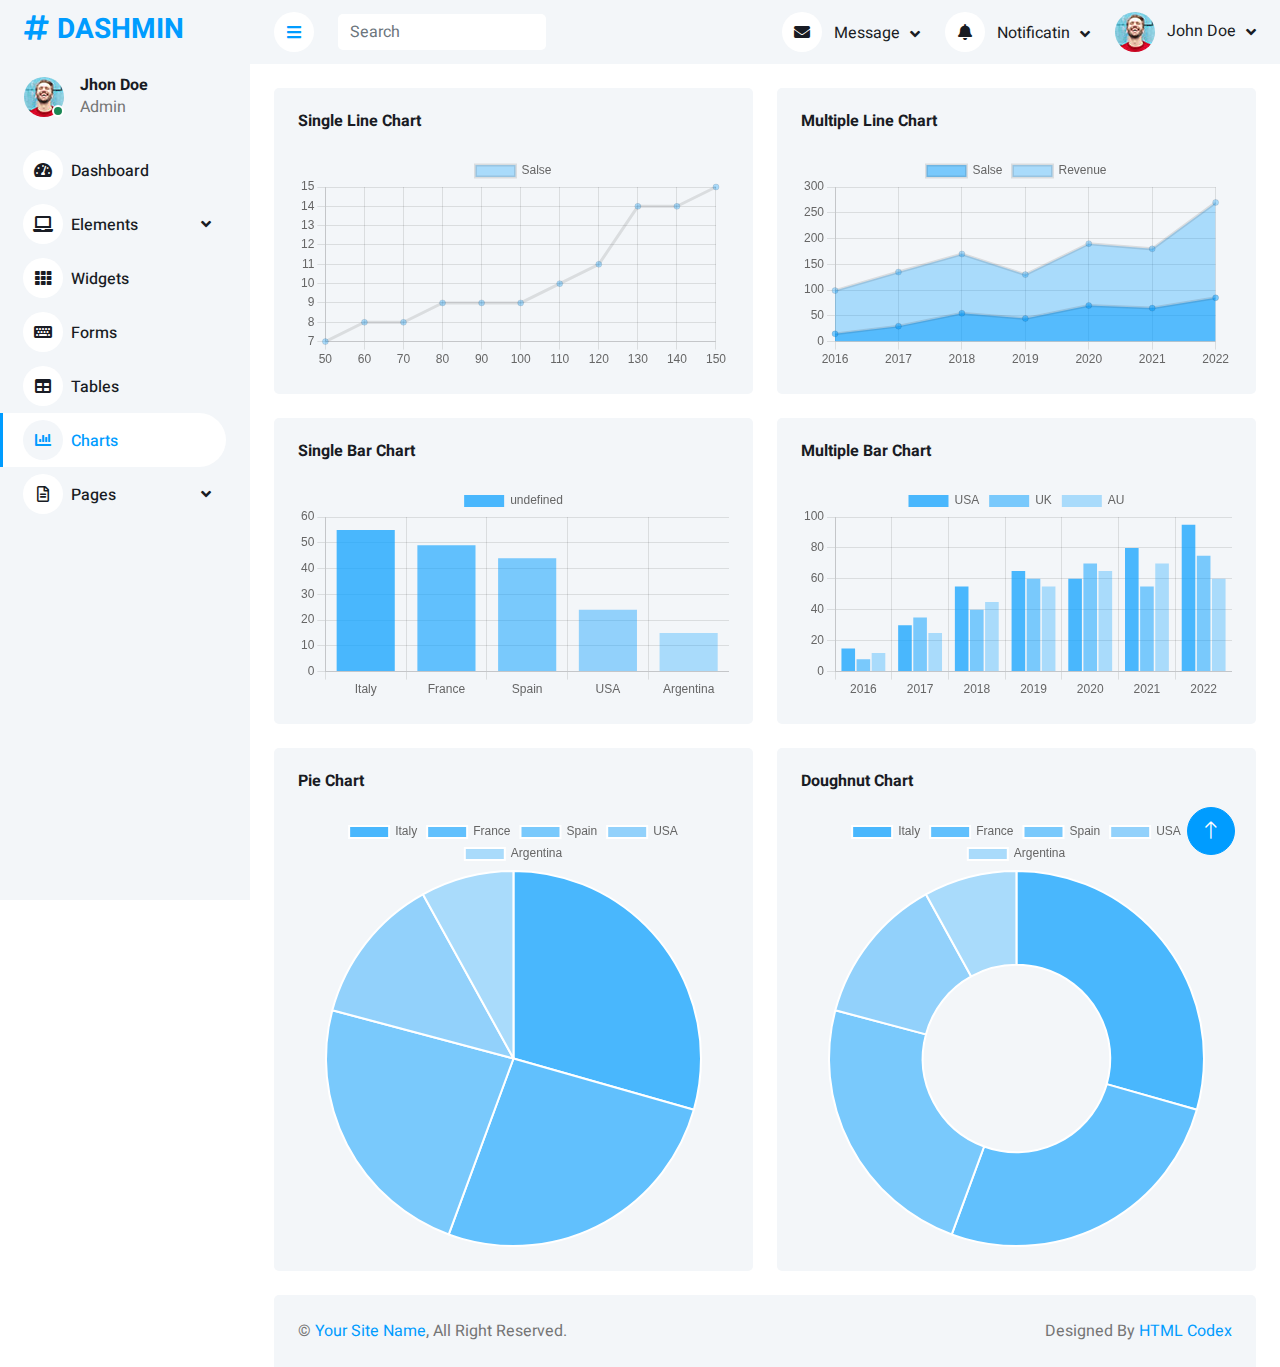
<file: chart.html>
<!DOCTYPE html>
<html lang="en">

<head>
    <meta charset="utf-8">
    <title>DASHMIN - Bootstrap Admin Template</title>
    <meta content="width=device-width, initial-scale=1.0" name="viewport">
    <meta content="" name="keywords">
    <meta content="" name="description">

    <!-- Favicon -->
    <link href="img/favicon.ico" rel="icon">

    <!-- Google Web Fonts -->
    <link rel="preconnect" href="https://fonts.googleapis.com">
    <link rel="preconnect" href="https://fonts.gstatic.com" crossorigin>
    <link href="https://fonts.googleapis.com/css2?family=Heebo:wght@400;500;600;700&display=swap" rel="stylesheet">
    
    <!-- Icon Font Stylesheet -->
    <link href="https://cdnjs.cloudflare.com/ajax/libs/font-awesome/5.10.0/css/all.min.css" rel="stylesheet">
    <link href="https://cdn.jsdelivr.net/npm/bootstrap-icons@1.4.1/font/bootstrap-icons.css" rel="stylesheet">

    <!-- Libraries Stylesheet -->
    <link href="lib/owlcarousel/assets/owl.carousel.min.css" rel="stylesheet">
    <link href="lib/tempusdominus/css/tempusdominus-bootstrap-4.min.css" rel="stylesheet" />

    <!-- Customized Bootstrap Stylesheet -->
    <link href="css/bootstrap.min.css" rel="stylesheet">

    <!-- Template Stylesheet -->
    <link href="css/style.css" rel="stylesheet">
</head>

<body>
    <div class="container-xxl position-relative bg-white d-flex p-0">
        <!-- Spinner Start -->
        <div id="spinner" class="show bg-white position-fixed translate-middle w-100 vh-100 top-50 start-50 d-flex align-items-center justify-content-center">
            <div class="spinner-border text-primary" style="width: 3rem; height: 3rem;" role="status">
                <span class="sr-only">Loading...</span>
            </div>
        </div>
        <!-- Spinner End -->


        <!-- Sidebar Start -->
        <div class="sidebar pe-4 pb-3">
            <nav class="navbar bg-light navbar-light">
                <a href="index.html" class="navbar-brand mx-4 mb-3">
                    <h3 class="text-primary"><i class="fa fa-hashtag me-2"></i>DASHMIN</h3>
                </a>
                <div class="d-flex align-items-center ms-4 mb-4">
                    <div class="position-relative">
                        <img class="rounded-circle" src="img/user.jpg" alt="" style="width: 40px; height: 40px;">
                        <div class="bg-success rounded-circle border border-2 border-white position-absolute end-0 bottom-0 p-1"></div>
                    </div>
                    <div class="ms-3">
                        <h6 class="mb-0">Jhon Doe</h6>
                        <span>Admin</span>
                    </div>
                </div>
                <div class="navbar-nav w-100">
                    <a href="index.html" class="nav-item nav-link"><i class="fa fa-tachometer-alt me-2"></i>Dashboard</a>
                    <div class="nav-item dropdown">
                        <a href="#" class="nav-link dropdown-toggle" data-bs-toggle="dropdown"><i class="fa fa-laptop me-2"></i>Elements</a>
                        <div class="dropdown-menu bg-transparent border-0">
                            <a href="button.html" class="dropdown-item">Buttons</a>
                            <a href="typography.html" class="dropdown-item">Typography</a>
                            <a href="element.html" class="dropdown-item">Other Elements</a>
                        </div>
                    </div>
                    <a href="widget.html" class="nav-item nav-link"><i class="fa fa-th me-2"></i>Widgets</a>
                    <a href="form.html" class="nav-item nav-link"><i class="fa fa-keyboard me-2"></i>Forms</a>
                    <a href="table.html" class="nav-item nav-link"><i class="fa fa-table me-2"></i>Tables</a>
                    <a href="chart.html" class="nav-item nav-link active"><i class="fa fa-chart-bar me-2"></i>Charts</a>
                    <div class="nav-item dropdown">
                        <a href="#" class="nav-link dropdown-toggle" data-bs-toggle="dropdown"><i class="far fa-file-alt me-2"></i>Pages</a>
                        <div class="dropdown-menu bg-transparent border-0">
                            <a href="signin.html" class="dropdown-item">Sign In</a>
                            <a href="signup.html" class="dropdown-item">Sign Up</a>
                            <a href="404.html" class="dropdown-item">404 Error</a>
                            <a href="blank.html" class="dropdown-item">Blank Page</a>
                        </div>
                    </div>
                </div>
            </nav>
        </div>
        <!-- Sidebar End -->


        <!-- Content Start -->
        <div class="content">
            <!-- Navbar Start -->
            <nav class="navbar navbar-expand bg-light navbar-light sticky-top px-4 py-0">
                <a href="index.html" class="navbar-brand d-flex d-lg-none me-4">
                    <h2 class="text-primary mb-0"><i class="fa fa-hashtag"></i></h2>
                </a>
                <a href="#" class="sidebar-toggler flex-shrink-0">
                    <i class="fa fa-bars"></i>
                </a>
                <form class="d-none d-md-flex ms-4">
                    <input class="form-control border-0" type="search" placeholder="Search">
                </form>
                <div class="navbar-nav align-items-center ms-auto">
                    <div class="nav-item dropdown">
                        <a href="#" class="nav-link dropdown-toggle" data-bs-toggle="dropdown">
                            <i class="fa fa-envelope me-lg-2"></i>
                            <span class="d-none d-lg-inline-flex">Message</span>
                        </a>
                        <div class="dropdown-menu dropdown-menu-end bg-light border-0 rounded-0 rounded-bottom m-0">
                            <a href="#" class="dropdown-item">
                                <div class="d-flex align-items-center">
                                    <img class="rounded-circle" src="img/user.jpg" alt="" style="width: 40px; height: 40px;">
                                    <div class="ms-2">
                                        <h6 class="fw-normal mb-0">Jhon send you a message</h6>
                                        <small>15 minutes ago</small>
                                    </div>
                                </div>
                            </a>
                            <hr class="dropdown-divider">
                            <a href="#" class="dropdown-item">
                                <div class="d-flex align-items-center">
                                    <img class="rounded-circle" src="img/user.jpg" alt="" style="width: 40px; height: 40px;">
                                    <div class="ms-2">
                                        <h6 class="fw-normal mb-0">Jhon send you a message</h6>
                                        <small>15 minutes ago</small>
                                    </div>
                                </div>
                            </a>
                            <hr class="dropdown-divider">
                            <a href="#" class="dropdown-item">
                                <div class="d-flex align-items-center">
                                    <img class="rounded-circle" src="img/user.jpg" alt="" style="width: 40px; height: 40px;">
                                    <div class="ms-2">
                                        <h6 class="fw-normal mb-0">Jhon send you a message</h6>
                                        <small>15 minutes ago</small>
                                    </div>
                                </div>
                            </a>
                            <hr class="dropdown-divider">
                            <a href="#" class="dropdown-item text-center">See all message</a>
                        </div>
                    </div>
                    <div class="nav-item dropdown">
                        <a href="#" class="nav-link dropdown-toggle" data-bs-toggle="dropdown">
                            <i class="fa fa-bell me-lg-2"></i>
                            <span class="d-none d-lg-inline-flex">Notificatin</span>
                        </a>
                        <div class="dropdown-menu dropdown-menu-end bg-light border-0 rounded-0 rounded-bottom m-0">
                            <a href="#" class="dropdown-item">
                                <h6 class="fw-normal mb-0">Profile updated</h6>
                                <small>15 minutes ago</small>
                            </a>
                            <hr class="dropdown-divider">
                            <a href="#" class="dropdown-item">
                                <h6 class="fw-normal mb-0">New user added</h6>
                                <small>15 minutes ago</small>
                            </a>
                            <hr class="dropdown-divider">
                            <a href="#" class="dropdown-item">
                                <h6 class="fw-normal mb-0">Password changed</h6>
                                <small>15 minutes ago</small>
                            </a>
                            <hr class="dropdown-divider">
                            <a href="#" class="dropdown-item text-center">See all notifications</a>
                        </div>
                    </div>
                    <div class="nav-item dropdown">
                        <a href="#" class="nav-link dropdown-toggle" data-bs-toggle="dropdown">
                            <img class="rounded-circle me-lg-2" src="img/user.jpg" alt="" style="width: 40px; height: 40px;">
                            <span class="d-none d-lg-inline-flex">John Doe</span>
                        </a>
                        <div class="dropdown-menu dropdown-menu-end bg-light border-0 rounded-0 rounded-bottom m-0">
                            <a href="#" class="dropdown-item">My Profile</a>
                            <a href="#" class="dropdown-item">Settings</a>
                            <a href="#" class="dropdown-item">Log Out</a>
                        </div>
                    </div>
                </div>
            </nav>
            <!-- Navbar End -->


            <!-- Chart Start -->
            <div class="container-fluid pt-4 px-4">
                <div class="row g-4">
                    <div class="col-sm-12 col-xl-6">
                        <div class="bg-light rounded h-100 p-4">
                            <h6 class="mb-4">Single Line Chart</h6>
                            <canvas id="line-chart"></canvas>
                        </div>
                    </div>
                    <div class="col-sm-12 col-xl-6">
                        <div class="bg-light rounded h-100 p-4">
                            <h6 class="mb-4">Multiple Line Chart</h6>
                            <canvas id="salse-revenue"></canvas>
                        </div>
                    </div>
                    <div class="col-sm-12 col-xl-6">
                        <div class="bg-light rounded h-100 p-4">
                            <h6 class="mb-4">Single Bar Chart</h6>
                            <canvas id="bar-chart"></canvas>
                        </div>
                    </div>
                    <div class="col-sm-12 col-xl-6">
                        <div class="bg-light rounded h-100 p-4">
                            <h6 class="mb-4">Multiple Bar Chart</h6>
                            <canvas id="worldwide-sales"></canvas>
                        </div>
                    </div>
                    <div class="col-sm-12 col-xl-6">
                        <div class="bg-light rounded h-100 p-4">
                            <h6 class="mb-4">Pie Chart</h6>
                            <canvas id="pie-chart"></canvas>
                        </div>
                    </div>
                    <div class="col-sm-12 col-xl-6">
                        <div class="bg-light rounded h-100 p-4">
                            <h6 class="mb-4">Doughnut Chart</h6>
                            <canvas id="doughnut-chart"></canvas>
                        </div>
                    </div>
                </div>
            </div>
            <!-- Chart End -->


            <!-- Footer Start -->
            <div class="container-fluid pt-4 px-4">
                <div class="bg-light rounded-top p-4">
                    <div class="row">
                        <div class="col-12 col-sm-6 text-center text-sm-start">
                            &copy; <a href="#">Your Site Name</a>, All Right Reserved. 
                        </div>
                        <div class="col-12 col-sm-6 text-center text-sm-end">
                            <!--/*** This template is free as long as you keep the footer author’s credit link/attribution link/backlink. If you'd like to use the template without the footer author’s credit link/attribution link/backlink, you can purchase the Credit Removal License from "https://htmlcodex.com/credit-removal". Thank you for your support. ***/-->
                            Designed By <a href="https://htmlcodex.com">HTML Codex</a>
                        </div>
                    </div>
                </div>
            </div>
            <!-- Footer End -->
        </div>
        <!-- Content End -->


        <!-- Back to Top -->
        <a href="#" class="btn btn-lg btn-primary btn-lg-square back-to-top"><i class="bi bi-arrow-up"></i></a>
    </div>

    <!-- JavaScript Libraries -->
    <script src="https://code.jquery.com/jquery-3.4.1.min.js"></script>
    <script src="https://cdn.jsdelivr.net/npm/bootstrap@5.0.0/dist/js/bootstrap.bundle.min.js"></script>
    <script src="lib/chart/chart.min.js"></script>
    <script src="lib/easing/easing.min.js"></script>
    <script src="lib/waypoints/waypoints.min.js"></script>
    <script src="lib/owlcarousel/owl.carousel.min.js"></script>
    <script src="lib/tempusdominus/js/moment.min.js"></script>
    <script src="lib/tempusdominus/js/moment-timezone.min.js"></script>
    <script src="lib/tempusdominus/js/tempusdominus-bootstrap-4.min.js"></script>

    <!-- Template Javascript -->
    <script src="js/main.js"></script>
</body>

</html>
</file>
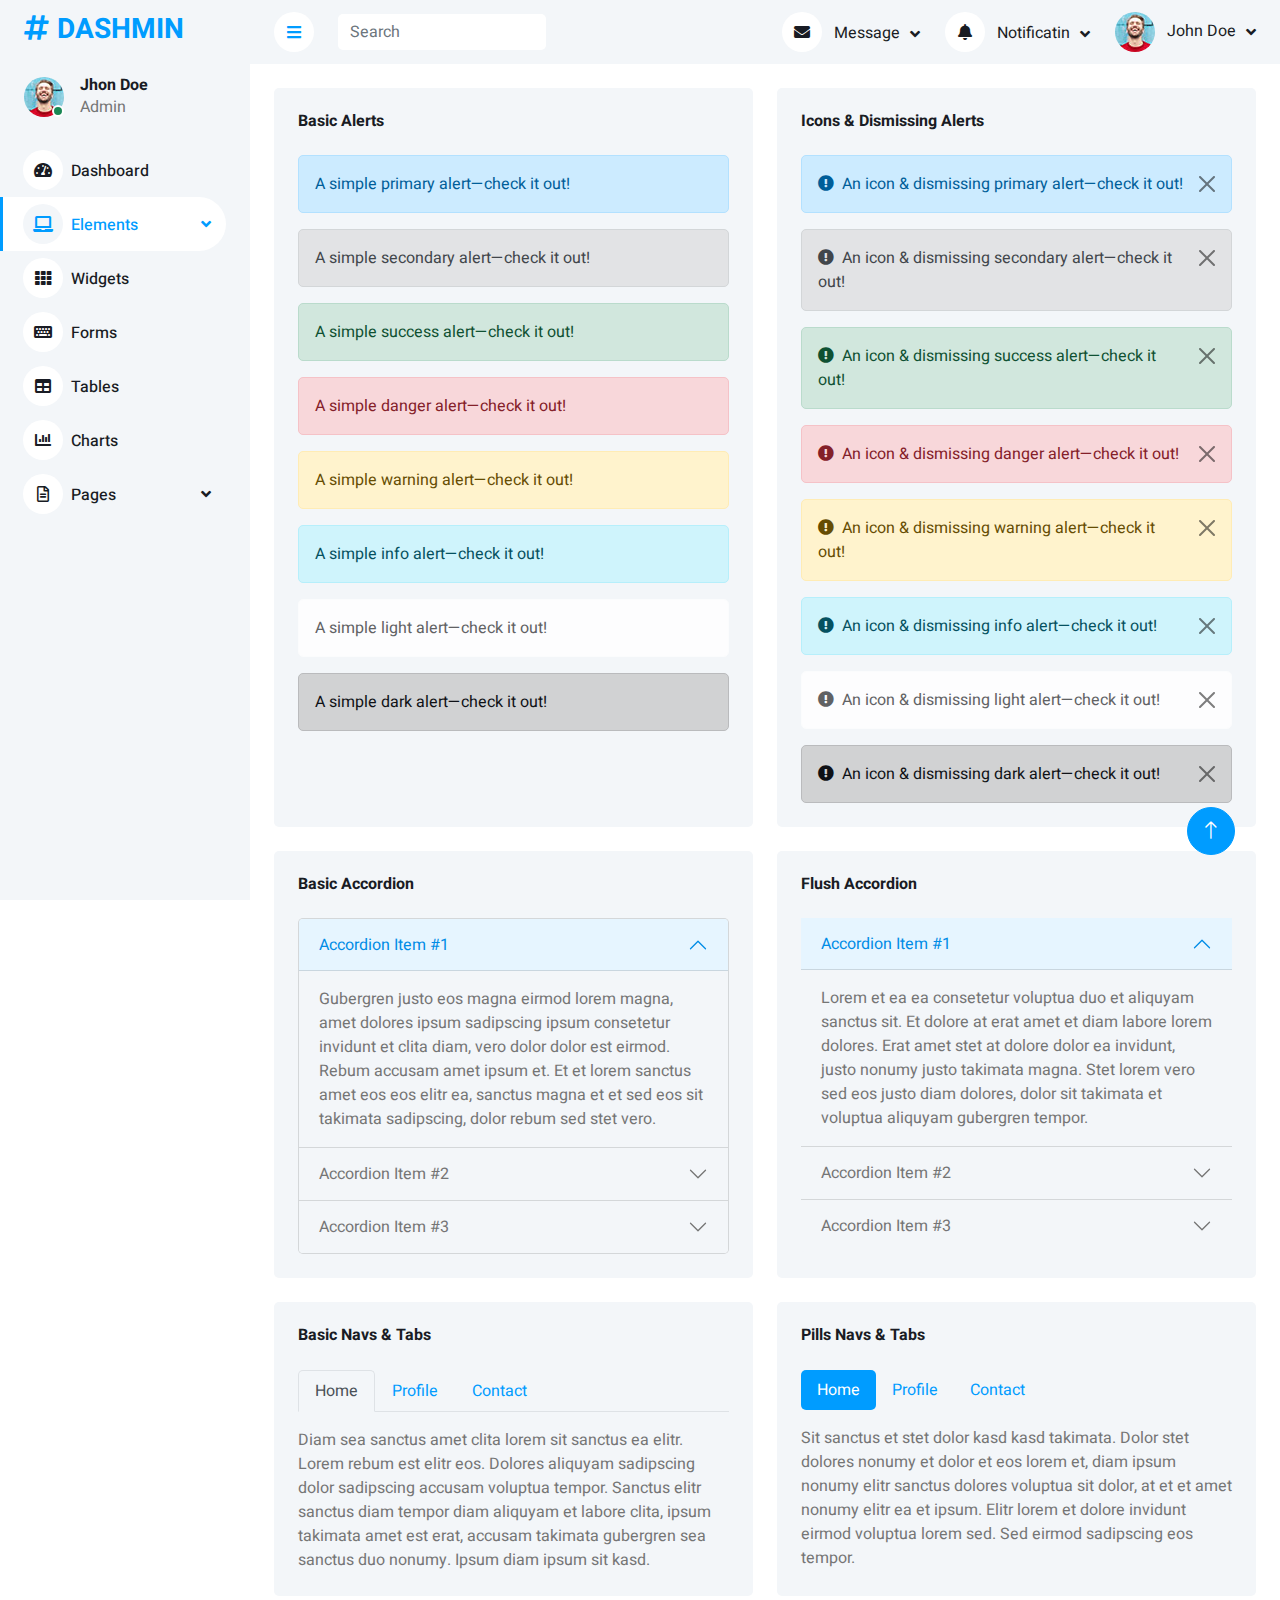
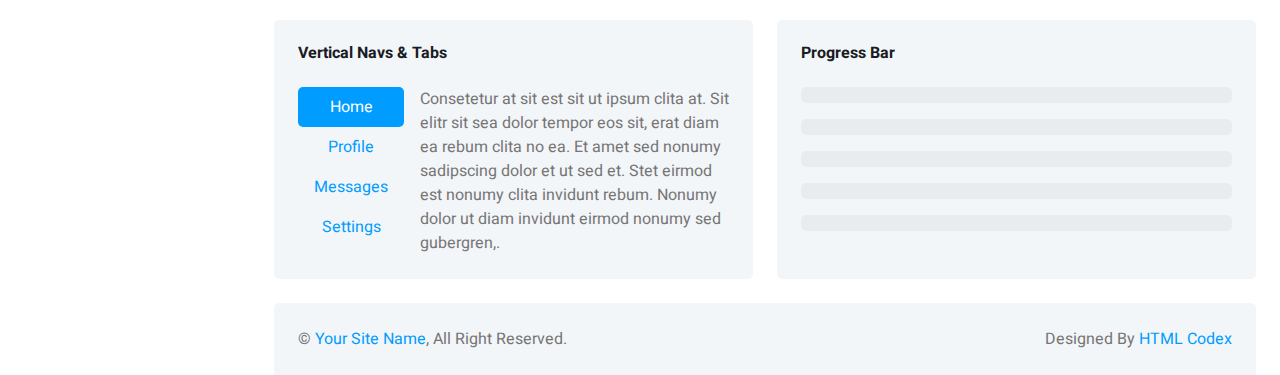
<file: element.html>
<!DOCTYPE html>
<html lang="en">

<head>
    <meta charset="utf-8">
    <title>DASHMIN - Bootstrap Admin Template</title>
    <meta content="width=device-width, initial-scale=1.0" name="viewport">
    <meta content="" name="keywords">
    <meta content="" name="description">

    <!-- Favicon -->
    <link href="img/favicon.ico" rel="icon">

    <!-- Google Web Fonts -->
    <link rel="preconnect" href="https://fonts.googleapis.com">
    <link rel="preconnect" href="https://fonts.gstatic.com" crossorigin>
    <link href="https://fonts.googleapis.com/css2?family=Heebo:wght@400;500;600;700&display=swap" rel="stylesheet">
    
    <!-- Icon Font Stylesheet -->
    <link href="https://cdnjs.cloudflare.com/ajax/libs/font-awesome/5.10.0/css/all.min.css" rel="stylesheet">
    <link href="https://cdn.jsdelivr.net/npm/bootstrap-icons@1.4.1/font/bootstrap-icons.css" rel="stylesheet">

    <!-- Libraries Stylesheet -->
    <link href="lib/owlcarousel/assets/owl.carousel.min.css" rel="stylesheet">
    <link href="lib/tempusdominus/css/tempusdominus-bootstrap-4.min.css" rel="stylesheet" />

    <!-- Customized Bootstrap Stylesheet -->
    <link href="css/bootstrap.min.css" rel="stylesheet">

    <!-- Template Stylesheet -->
    <link href="css/style.css" rel="stylesheet">
</head>

<body>
    <div class="container-xxl position-relative bg-white d-flex p-0">
        <!-- Spinner Start -->
        <div id="spinner" class="show bg-white position-fixed translate-middle w-100 vh-100 top-50 start-50 d-flex align-items-center justify-content-center">
            <div class="spinner-border text-primary" style="width: 3rem; height: 3rem;" role="status">
                <span class="sr-only">Loading...</span>
            </div>
        </div>
        <!-- Spinner End -->


        <!-- Sidebar Start -->
        <div class="sidebar pe-4 pb-3">
            <nav class="navbar bg-light navbar-light">
                <a href="index.html" class="navbar-brand mx-4 mb-3">
                    <h3 class="text-primary"><i class="fa fa-hashtag me-2"></i>DASHMIN</h3>
                </a>
                <div class="d-flex align-items-center ms-4 mb-4">
                    <div class="position-relative">
                        <img class="rounded-circle" src="img/user.jpg" alt="" style="width: 40px; height: 40px;">
                        <div class="bg-success rounded-circle border border-2 border-white position-absolute end-0 bottom-0 p-1"></div>
                    </div>
                    <div class="ms-3">
                        <h6 class="mb-0">Jhon Doe</h6>
                        <span>Admin</span>
                    </div>
                </div>
                <div class="navbar-nav w-100">
                    <a href="index.html" class="nav-item nav-link"><i class="fa fa-tachometer-alt me-2"></i>Dashboard</a>
                    <div class="nav-item dropdown">
                        <a href="#" class="nav-link dropdown-toggle active" data-bs-toggle="dropdown"><i class="fa fa-laptop me-2"></i>Elements</a>
                        <div class="dropdown-menu bg-transparent border-0">
                            <a href="button.html" class="dropdown-item">Buttons</a>
                            <a href="typography.html" class="dropdown-item">Typography</a>
                            <a href="element.html" class="dropdown-item active">Other Elements</a>
                        </div>
                    </div>
                    <a href="widget.html" class="nav-item nav-link"><i class="fa fa-th me-2"></i>Widgets</a>
                    <a href="form.html" class="nav-item nav-link"><i class="fa fa-keyboard me-2"></i>Forms</a>
                    <a href="table.html" class="nav-item nav-link"><i class="fa fa-table me-2"></i>Tables</a>
                    <a href="chart.html" class="nav-item nav-link"><i class="fa fa-chart-bar me-2"></i>Charts</a>
                    <div class="nav-item dropdown">
                        <a href="#" class="nav-link dropdown-toggle" data-bs-toggle="dropdown"><i class="far fa-file-alt me-2"></i>Pages</a>
                        <div class="dropdown-menu bg-transparent border-0">
                            <a href="signin.html" class="dropdown-item">Sign In</a>
                            <a href="signup.html" class="dropdown-item">Sign Up</a>
                            <a href="404.html" class="dropdown-item">404 Error</a>
                            <a href="blank.html" class="dropdown-item">Blank Page</a>
                        </div>
                    </div>
                </div>
            </nav>
        </div>
        <!-- Sidebar End -->


        <!-- Content Start -->
        <div class="content">
            <!-- Navbar Start -->
            <nav class="navbar navbar-expand bg-light navbar-light sticky-top px-4 py-0">
                <a href="index.html" class="navbar-brand d-flex d-lg-none me-4">
                    <h2 class="text-primary mb-0"><i class="fa fa-hashtag"></i></h2>
                </a>
                <a href="#" class="sidebar-toggler flex-shrink-0">
                    <i class="fa fa-bars"></i>
                </a>
                <form class="d-none d-md-flex ms-4">
                    <input class="form-control border-0" type="search" placeholder="Search">
                </form>
                <div class="navbar-nav align-items-center ms-auto">
                    <div class="nav-item dropdown">
                        <a href="#" class="nav-link dropdown-toggle" data-bs-toggle="dropdown">
                            <i class="fa fa-envelope me-lg-2"></i>
                            <span class="d-none d-lg-inline-flex">Message</span>
                        </a>
                        <div class="dropdown-menu dropdown-menu-end bg-light border-0 rounded-0 rounded-bottom m-0">
                            <a href="#" class="dropdown-item">
                                <div class="d-flex align-items-center">
                                    <img class="rounded-circle" src="img/user.jpg" alt="" style="width: 40px; height: 40px;">
                                    <div class="ms-2">
                                        <h6 class="fw-normal mb-0">Jhon send you a message</h6>
                                        <small>15 minutes ago</small>
                                    </div>
                                </div>
                            </a>
                            <hr class="dropdown-divider">
                            <a href="#" class="dropdown-item">
                                <div class="d-flex align-items-center">
                                    <img class="rounded-circle" src="img/user.jpg" alt="" style="width: 40px; height: 40px;">
                                    <div class="ms-2">
                                        <h6 class="fw-normal mb-0">Jhon send you a message</h6>
                                        <small>15 minutes ago</small>
                                    </div>
                                </div>
                            </a>
                            <hr class="dropdown-divider">
                            <a href="#" class="dropdown-item">
                                <div class="d-flex align-items-center">
                                    <img class="rounded-circle" src="img/user.jpg" alt="" style="width: 40px; height: 40px;">
                                    <div class="ms-2">
                                        <h6 class="fw-normal mb-0">Jhon send you a message</h6>
                                        <small>15 minutes ago</small>
                                    </div>
                                </div>
                            </a>
                            <hr class="dropdown-divider">
                            <a href="#" class="dropdown-item text-center">See all message</a>
                        </div>
                    </div>
                    <div class="nav-item dropdown">
                        <a href="#" class="nav-link dropdown-toggle" data-bs-toggle="dropdown">
                            <i class="fa fa-bell me-lg-2"></i>
                            <span class="d-none d-lg-inline-flex">Notificatin</span>
                        </a>
                        <div class="dropdown-menu dropdown-menu-end bg-light border-0 rounded-0 rounded-bottom m-0">
                            <a href="#" class="dropdown-item">
                                <h6 class="fw-normal mb-0">Profile updated</h6>
                                <small>15 minutes ago</small>
                            </a>
                            <hr class="dropdown-divider">
                            <a href="#" class="dropdown-item">
                                <h6 class="fw-normal mb-0">New user added</h6>
                                <small>15 minutes ago</small>
                            </a>
                            <hr class="dropdown-divider">
                            <a href="#" class="dropdown-item">
                                <h6 class="fw-normal mb-0">Password changed</h6>
                                <small>15 minutes ago</small>
                            </a>
                            <hr class="dropdown-divider">
                            <a href="#" class="dropdown-item text-center">See all notifications</a>
                        </div>
                    </div>
                    <div class="nav-item dropdown">
                        <a href="#" class="nav-link dropdown-toggle" data-bs-toggle="dropdown">
                            <img class="rounded-circle me-lg-2" src="img/user.jpg" alt="" style="width: 40px; height: 40px;">
                            <span class="d-none d-lg-inline-flex">John Doe</span>
                        </a>
                        <div class="dropdown-menu dropdown-menu-end bg-light border-0 rounded-0 rounded-bottom m-0">
                            <a href="#" class="dropdown-item">My Profile</a>
                            <a href="#" class="dropdown-item">Settings</a>
                            <a href="#" class="dropdown-item">Log Out</a>
                        </div>
                    </div>
                </div>
            </nav>
            <!-- Navbar End -->


            <!-- Other Elements Start -->
            <div class="container-fluid pt-4 px-4">
                <div class="row g-4">
                    <div class="col-sm-12 col-xl-6">
                        <div class="bg-light rounded h-100 p-4">
                            <h6 class="mb-4">Basic Alerts</h6>
                            <div class="alert alert-primary" role="alert">
                                A simple primary alert—check it out!
                            </div>
                            <div class="alert alert-secondary" role="alert">
                                A simple secondary alert—check it out!
                            </div>
                            <div class="alert alert-success" role="alert">
                                A simple success alert—check it out!
                            </div>
                            <div class="alert alert-danger" role="alert">
                                A simple danger alert—check it out!
                            </div>
                            <div class="alert alert-warning" role="alert">
                                A simple warning alert—check it out!
                            </div>
                            <div class="alert alert-info" role="alert">
                                A simple info alert—check it out!
                            </div>
                            <div class="alert alert-light" role="alert">
                                A simple light alert—check it out!
                            </div>
                            <div class="alert alert-dark mb-0" role="alert">
                                A simple dark alert—check it out!
                            </div>
                        </div>
                    </div>
                    <div class="col-sm-12 col-xl-6">
                        <div class="bg-light rounded h-100 p-4">
                            <h6 class="mb-4">Icons & Dismissing Alerts</h6>
                            <div class="alert alert-primary alert-dismissible fade show" role="alert">
                                <i class="fa fa-exclamation-circle me-2"></i>An icon & dismissing primary alert—check it out!
                                <button type="button" class="btn-close" data-bs-dismiss="alert" aria-label="Close"></button>
                            </div>
                            <div class="alert alert-secondary alert-dismissible fade show" role="alert">
                                <i class="fa fa-exclamation-circle me-2"></i>An icon & dismissing secondary alert—check it out!
                                <button type="button" class="btn-close" data-bs-dismiss="alert" aria-label="Close"></button>
                            </div>
                            <div class="alert alert-success alert-dismissible fade show" role="alert">
                                <i class="fa fa-exclamation-circle me-2"></i>An icon & dismissing success alert—check it out!
                                <button type="button" class="btn-close" data-bs-dismiss="alert" aria-label="Close"></button>
                            </div>
                            <div class="alert alert-danger alert-dismissible fade show" role="alert">
                                <i class="fa fa-exclamation-circle me-2"></i>An icon & dismissing danger alert—check it out!
                                <button type="button" class="btn-close" data-bs-dismiss="alert" aria-label="Close"></button>
                            </div>
                            <div class="alert alert-warning alert-dismissible fade show" role="alert">
                                <i class="fa fa-exclamation-circle me-2"></i>An icon & dismissing warning alert—check it out!
                                <button type="button" class="btn-close" data-bs-dismiss="alert" aria-label="Close"></button>
                            </div>
                            <div class="alert alert-info alert-dismissible fade show" role="alert">
                                <i class="fa fa-exclamation-circle me-2"></i>An icon & dismissing info alert—check it out!
                                <button type="button" class="btn-close" data-bs-dismiss="alert" aria-label="Close"></button>
                            </div>
                            <div class="alert alert-light alert-dismissible fade show" role="alert">
                                <i class="fa fa-exclamation-circle me-2"></i>An icon & dismissing light alert—check it out!
                                <button type="button" class="btn-close" data-bs-dismiss="alert" aria-label="Close"></button>
                            </div>
                            <div class="alert alert-dark alert-dismissible fade show mb-0" role="alert">
                                <i class="fa fa-exclamation-circle me-2"></i>An icon & dismissing dark alert—check it out!
                                <button type="button" class="btn-close" data-bs-dismiss="alert" aria-label="Close"></button>
                            </div>
                        </div>
                    </div>
                    <div class="col-sm-12 col-xl-6">
                        <div class="bg-light rounded h-100 p-4">
                            <h6 class="mb-4">Basic Accordion</h6>
                            <div class="accordion" id="accordionExample">
                                <div class="accordion-item">
                                    <h2 class="accordion-header" id="headingOne">
                                        <button class="accordion-button" type="button" data-bs-toggle="collapse"
                                            data-bs-target="#collapseOne" aria-expanded="true"
                                            aria-controls="collapseOne">
                                            Accordion Item #1
                                        </button>
                                    </h2>
                                    <div id="collapseOne" class="accordion-collapse collapse show"
                                        aria-labelledby="headingOne" data-bs-parent="#accordionExample">
                                        <div class="accordion-body">
                                            Gubergren justo eos magna eirmod lorem magna, amet dolores ipsum sadipscing ipsum consetetur invidunt et clita diam, vero dolor dolor est eirmod. Rebum accusam amet ipsum et. Et et lorem sanctus amet eos eos elitr ea, sanctus magna et et sed eos sit takimata sadipscing, dolor rebum sed stet vero.
                                        </div>
                                    </div>
                                </div>
                                <div class="accordion-item">
                                    <h2 class="accordion-header" id="headingTwo">
                                        <button class="accordion-button collapsed" type="button"
                                            data-bs-toggle="collapse" data-bs-target="#collapseTwo"
                                            aria-expanded="false" aria-controls="collapseTwo">
                                            Accordion Item #2
                                        </button>
                                    </h2>
                                    <div id="collapseTwo" class="accordion-collapse collapse"
                                        aria-labelledby="headingTwo" data-bs-parent="#accordionExample">
                                        <div class="accordion-body">
                                            Voluptua sit dolores consetetur ea et diam est et takimata. Et erat sadipscing dolores et stet diam ut ut diam, sit aliquyam no magna et dolore lorem dolor sit. Lorem lorem sed sed duo, eirmod sit diam ipsum sit erat, lorem sit dolor diam amet ea aliquyam tempor rebum invidunt,.
                                        </div>
                                    </div>
                                </div>
                                <div class="accordion-item">
                                    <h2 class="accordion-header" id="headingThree">
                                        <button class="accordion-button collapsed" type="button"
                                            data-bs-toggle="collapse" data-bs-target="#collapseThree"
                                            aria-expanded="false" aria-controls="collapseThree">
                                            Accordion Item #3
                                        </button>
                                    </h2>
                                    <div id="collapseThree" class="accordion-collapse collapse"
                                        aria-labelledby="headingThree" data-bs-parent="#accordionExample">
                                        <div class="accordion-body">
                                            Dolore eos dolor tempor justo sea eos amet eos kasd dolor, et diam tempor lorem dolores vero. Stet dolore gubergren nonumy diam. Consetetur sit takimata magna invidunt, dolore sea amet consetetur ea et rebum, invidunt et amet sit sea. Dolor eirmod sed magna sadipscing sadipscing lorem lorem sed, sit lorem.
                                        </div>
                                    </div>
                                </div>
                            </div>
                        </div>
                    </div>
                    <div class="col-sm-12 col-xl-6">
                        <div class="bg-light rounded h-100 p-4">
                            <h6 class="mb-4">Flush Accordion</h6>
                            <div class="accordion accordion-flush" id="accordionFlushExample">
                                <div class="accordion-item">
                                    <h2 class="accordion-header" id="flush-headingOne">
                                        <button class="accordion-button" type="button"
                                            data-bs-toggle="collapse" data-bs-target="#flush-collapseOne"
                                            aria-expanded="true" aria-controls="flush-collapseOne">
                                            Accordion Item #1
                                        </button>
                                    </h2>
                                    <div id="flush-collapseOne" class="accordion-collapse collapse show"
                                        aria-labelledby="flush-headingOne" data-bs-parent="#accordionFlushExample">
                                        <div class="accordion-body">
                                            Lorem et ea ea consetetur voluptua duo et aliquyam sanctus sit. Et dolore at erat amet et diam labore lorem dolores. Erat amet stet at dolore dolor ea invidunt, justo nonumy justo takimata magna. Stet lorem vero sed eos justo diam dolores, dolor sit takimata et voluptua aliquyam gubergren tempor.
                                        </div>
                                    </div>
                                </div>
                                <div class="accordion-item">
                                    <h2 class="accordion-header" id="flush-headingTwo">
                                        <button class="accordion-button collapsed" type="button"
                                            data-bs-toggle="collapse" data-bs-target="#flush-collapseTwo"
                                            aria-expanded="false" aria-controls="flush-collapseTwo">
                                            Accordion Item #2
                                        </button>
                                    </h2>
                                    <div id="flush-collapseTwo" class="accordion-collapse collapse"
                                        aria-labelledby="flush-headingTwo" data-bs-parent="#accordionFlushExample">
                                        <div class="accordion-body">
                                            Sea diam dolore aliquyam aliquyam diam et consetetur et. Accusam amet no invidunt invidunt et consetetur, magna ut nonumy kasd erat tempor dolor et. Diam magna dolor sed amet duo dolores magna vero. Amet sit sadipscing ea diam clita lorem sit. Vero et et et tempor diam. Ipsum eirmod sit.
                                        </div>
                                    </div>
                                </div>
                                <div class="accordion-item">
                                    <h2 class="accordion-header" id="flush-headingThree">
                                        <button class="accordion-button collapsed" type="button"
                                            data-bs-toggle="collapse" data-bs-target="#flush-collapseThree"
                                            aria-expanded="false" aria-controls="flush-collapseThree">
                                            Accordion Item #3
                                        </button>
                                    </h2>
                                    <div id="flush-collapseThree" class="accordion-collapse collapse"
                                        aria-labelledby="flush-headingThree" data-bs-parent="#accordionFlushExample">
                                        <div class="accordion-body">
                                            Sea sea sit sanctus magna gubergren kasd, magna justo ea lorem lorem. Elitr aliquyam ipsum clita consetetur duo at nonumy invidunt, invidunt eos dolore vero sit amet amet magna tempor clita, takimata diam justo stet erat et vero erat. Sit ipsum eirmod sea ut vero dolores sea clita nonumy, no.
                                        </div>
                                    </div>
                                </div>
                            </div>
                        </div>
                    </div>
                    <div class="col-sm-12 col-xl-6">
                        <div class="bg-light rounded h-100 p-4">
                            <h6 class="mb-4">Basic Navs & Tabs</h6>
                            <nav>
                                <div class="nav nav-tabs" id="nav-tab" role="tablist">
                                    <button class="nav-link active" id="nav-home-tab" data-bs-toggle="tab"
                                        data-bs-target="#nav-home" type="button" role="tab" aria-controls="nav-home"
                                        aria-selected="true">Home</button>
                                    <button class="nav-link" id="nav-profile-tab" data-bs-toggle="tab"
                                        data-bs-target="#nav-profile" type="button" role="tab"
                                        aria-controls="nav-profile" aria-selected="false">Profile</button>
                                    <button class="nav-link" id="nav-contact-tab" data-bs-toggle="tab"
                                        data-bs-target="#nav-contact" type="button" role="tab"
                                        aria-controls="nav-contact" aria-selected="false">Contact</button>
                                </div>
                            </nav>
                            <div class="tab-content pt-3" id="nav-tabContent">
                                <div class="tab-pane fade show active" id="nav-home" role="tabpanel" aria-labelledby="nav-home-tab">
                                    Diam sea sanctus amet clita lorem sit sanctus ea elitr. Lorem rebum est elitr eos. Dolores aliquyam sadipscing dolor sadipscing accusam voluptua tempor. Sanctus elitr sanctus diam tempor diam aliquyam et labore clita, ipsum takimata amet est erat, accusam takimata gubergren sea sanctus duo nonumy. Ipsum diam ipsum sit kasd.
                                </div>
                                <div class="tab-pane fade" id="nav-profile" role="tabpanel" aria-labelledby="nav-profile-tab">
                                    Sanctus vero sit kasd sea gubergren takimata consetetur elitr elitr, consetetur sadipscing takimata ipsum dolores. Accusam duo accusam et labore ea elitr ipsum tempor sit, dolore aliquyam ipsum sit amet sit. Et dolore ipsum labore invidunt rebum. Sed dolore gubergren sanctus vero diam lorem rebum elitr, erat diam dolor clita.
                                </div>
                                <div class="tab-pane fade" id="nav-contact" role="tabpanel" aria-labelledby="nav-contact-tab">
                                    Sit consetetur eirmod lorem ea magna sadipscing ipsum elitr invidunt, dolores lorem erat ipsum ut aliquyam eos lorem sed. Nonumy aliquyam ea justo eos dolores dolores duo dolores. Aliquyam dolor sea dolores sit takimata no erat vero. At lorem justo tempor lorem duo, stet kasd aliquyam ipsum voluptua labore at.
                                </div>
                            </div>
                        </div>
                    </div>
                    <div class="col-sm-12 col-xl-6">
                        <div class="bg-light rounded h-100 p-4">
                            <h6 class="mb-4">Pills Navs & Tabs</h6>
                            <ul class="nav nav-pills mb-3" id="pills-tab" role="tablist">
                                <li class="nav-item" role="presentation">
                                    <button class="nav-link active" id="pills-home-tab" data-bs-toggle="pill"
                                        data-bs-target="#pills-home" type="button" role="tab" aria-controls="pills-home"
                                        aria-selected="true">Home</button>
                                </li>
                                <li class="nav-item" role="presentation">
                                    <button class="nav-link" id="pills-profile-tab" data-bs-toggle="pill"
                                        data-bs-target="#pills-profile" type="button" role="tab"
                                        aria-controls="pills-profile" aria-selected="false">Profile</button>
                                </li>
                                <li class="nav-item" role="presentation">
                                    <button class="nav-link" id="pills-contact-tab" data-bs-toggle="pill"
                                        data-bs-target="#pills-contact" type="button" role="tab"
                                        aria-controls="pills-contact" aria-selected="false">Contact</button>
                                </li>
                            </ul>
                            <div class="tab-content" id="pills-tabContent">
                                <div class="tab-pane fade show active" id="pills-home" role="tabpanel" aria-labelledby="pills-home-tab">
                                    Sit sanctus et stet dolor kasd kasd takimata. Dolor stet dolores nonumy et dolor et eos lorem et, diam ipsum nonumy elitr sanctus dolores voluptua sit dolor, at et et amet nonumy elitr ea et ipsum. Elitr lorem et dolore invidunt eirmod voluptua lorem sed. Sed eirmod sadipscing eos tempor.
                                </div>
                                <div class="tab-pane fade" id="pills-profile" role="tabpanel" aria-labelledby="pills-profile-tab">
                                    Invidunt rebum voluptua lorem eirmod dolore. Amet no sed sanctus lorem ea. Nonumy sit stet sit magna. Rebum rebum ipsum clita erat consetetur, sit dolor sit clita et amet. Est et clita dolore takimata, sea dolores tempor erat consetetur lorem. Consetetur sea sadipscing dolor et dolores et stet, tempor elitr.
                                </div>
                                <div class="tab-pane fade" id="pills-contact" role="tabpanel" aria-labelledby="pills-contact-tab">
                                    Et diam et est sed vero ipsum voluptua dolor et, sit eos justo ipsum no ipsum amet sed aliquyam dolore, ut ipsum sanctus et consetetur. Sit ea sit clita lorem ea gubergren. Et dolore vero sanctus voluptua ipsum sadipscing amet at. Et sed dolore voluptua dolor eos tempor, erat amet.
                                </div>
                            </div>
                        </div>
                    </div>
                    <div class="col-sm-12 col-xl-6">
                        <div class="bg-light rounded h-100 p-4">
                            <h6 class="mb-4">Vertical Navs & Tabs</h6>
                            <div class="d-flex align-items-start">
                                <div class="nav flex-column nav-pills me-3" id="v-pills-tab" role="tablist"
                                    aria-orientation="vertical">
                                    <button class="nav-link active" id="v-pills-home-tab" data-bs-toggle="pill"
                                        data-bs-target="#v-pills-home" type="button" role="tab"
                                        aria-controls="v-pills-home" aria-selected="true">Home</button>
                                    <button class="nav-link" id="v-pills-profile-tab" data-bs-toggle="pill"
                                        data-bs-target="#v-pills-profile" type="button" role="tab"
                                        aria-controls="v-pills-profile" aria-selected="false">Profile</button>
                                    <button class="nav-link" id="v-pills-messages-tab" data-bs-toggle="pill"
                                        data-bs-target="#v-pills-messages" type="button" role="tab"
                                        aria-controls="v-pills-messages" aria-selected="false">Messages</button>
                                    <button class="nav-link" id="v-pills-settings-tab" data-bs-toggle="pill"
                                        data-bs-target="#v-pills-settings" type="button" role="tab"
                                        aria-controls="v-pills-settings" aria-selected="false">Settings</button>
                                </div>
                                <div class="tab-content" id="v-pills-tabContent">
                                    <div class="tab-pane fade show active" id="v-pills-home" role="tabpanel" aria-labelledby="v-pills-home-tab">
                                        Consetetur at sit est sit ut ipsum clita at. Sit elitr sit sea dolor tempor eos sit, erat diam ea rebum clita no ea. Et amet sed nonumy sadipscing dolor et ut sed et. Stet eirmod est nonumy clita invidunt rebum. Nonumy dolor ut diam invidunt eirmod nonumy sed gubergren,.
                                    </div>
                                    <div class="tab-pane fade" id="v-pills-profile" role="tabpanel" aria-labelledby="v-pills-profile-tab">
                                        Tempor et kasd accusam duo et dolor no accusam dolore, dolor sed voluptua duo no, sit et stet lorem dolor ipsum tempor consetetur vero, consetetur est eos sit eirmod erat diam accusam sadipscing sit. Takimata erat ea eirmod tempor elitr dolore sadipscing kasd justo, elitr tempor sed eos sadipscing magna.
                                    </div>
                                    <div class="tab-pane fade" id="v-pills-messages" role="tabpanel" aria-labelledby="v-pills-messages-tab">
                                        Sed kasd kasd ea clita sed lorem amet tempor est voluptua, labore stet dolores gubergren clita lorem sed nonumy at. Dolores et ut erat voluptua. Est voluptua stet accusam rebum, elitr amet sit takimata sea eirmod. Sanctus elitr amet sit dolore sea stet et ut. Dolor et sanctus elitr ut.
                                    </div>
                                    <div class="tab-pane fade" id="v-pills-settings" role="tabpanel" aria-labelledby="v-pills-settings-tab">
                                        Sit et vero kasd sea et at, aliquyam takimata et et est, labore et takimata sed ut stet sanctus, nonumy dolor invidunt sit labore et, amet et dolor sit dolor tempor et dolor ipsum nonumy, accusam clita sadipscing ut et labore labore est, dolore accusam vero at est sit. Invidunt.
                                    </div>
                                </div>
                            </div>
                        </div>
                    </div>
                    <div class="col-sm-12 col-xl-6">
                        <div class="bg-light rounded h-100 p-4">
                            <h6 class="mb-4">Progress Bar</h6>
                            <div class="pg-bar mb-3">
                                <div class="progress">
                                    <div class="progress-bar progress-bar-striped" role="progressbar" aria-valuenow="10" aria-valuemin="0" aria-valuemax="100"></div>
                                </div>
                            </div>
                            <div class="pg-bar mb-3">
                                <div class="progress">
                                    <div class="progress-bar progress-bar-striped bg-success" role="progressbar" aria-valuenow="25" aria-valuemin="0" aria-valuemax="100"></div>
                                </div>
                            </div>
                            <div class="pg-bar mb-3">
                                <div class="progress">
                                    <div class="progress-bar progress-bar-striped bg-info" role="progressbar" aria-valuenow="50" aria-valuemin="0" aria-valuemax="100"></div>
                                </div>
                            </div>
                            <div class="pg-bar mb-3">
                                <div class="progress">
                                    <div class="progress-bar progress-bar-striped bg-warning" role="progressbar" aria-valuenow="75" aria-valuemin="0" aria-valuemax="100"></div>
                                </div>
                            </div>
                            <div class="pg-bar mb-0">
                                <div class="progress">
                                    <div class="progress-bar progress-bar-striped bg-danger" role="progressbar" aria-valuenow="100" aria-valuemin="0" aria-valuemax="100"></div>
                                </div>
                            </div>
                        </div>
                    </div>
                </div>
            </div>
            <!-- Other Elements End -->


            <!-- Footer Start -->
            <div class="container-fluid pt-4 px-4">
                <div class="bg-light rounded-top p-4">
                    <div class="row">
                        <div class="col-12 col-sm-6 text-center text-sm-start">
                            &copy; <a href="#">Your Site Name</a>, All Right Reserved. 
                        </div>
                        <div class="col-12 col-sm-6 text-center text-sm-end">
                            <!--/*** This template is free as long as you keep the footer author’s credit link/attribution link/backlink. If you'd like to use the template without the footer author’s credit link/attribution link/backlink, you can purchase the Credit Removal License from "https://htmlcodex.com/credit-removal". Thank you for your support. ***/-->
                            Designed By <a href="https://htmlcodex.com">HTML Codex</a>
                        </div>
                    </div>
                </div>
            </div>
            <!-- Footer End -->
        </div>
        <!-- Content End -->


        <!-- Back to Top -->
        <a href="#" class="btn btn-lg btn-primary btn-lg-square back-to-top"><i class="bi bi-arrow-up"></i></a>
    </div>

    <!-- JavaScript Libraries -->
    <script src="https://code.jquery.com/jquery-3.4.1.min.js"></script>
    <script src="https://cdn.jsdelivr.net/npm/bootstrap@5.0.0/dist/js/bootstrap.bundle.min.js"></script>
    <script src="lib/chart/chart.min.js"></script>
    <script src="lib/easing/easing.min.js"></script>
    <script src="lib/waypoints/waypoints.min.js"></script>
    <script src="lib/owlcarousel/owl.carousel.min.js"></script>
    <script src="lib/tempusdominus/js/moment.min.js"></script>
    <script src="lib/tempusdominus/js/moment-timezone.min.js"></script>
    <script src="lib/tempusdominus/js/tempusdominus-bootstrap-4.min.js"></script>

    <!-- Template Javascript -->
    <script src="js/main.js"></script>
</body>

</html>
</file>
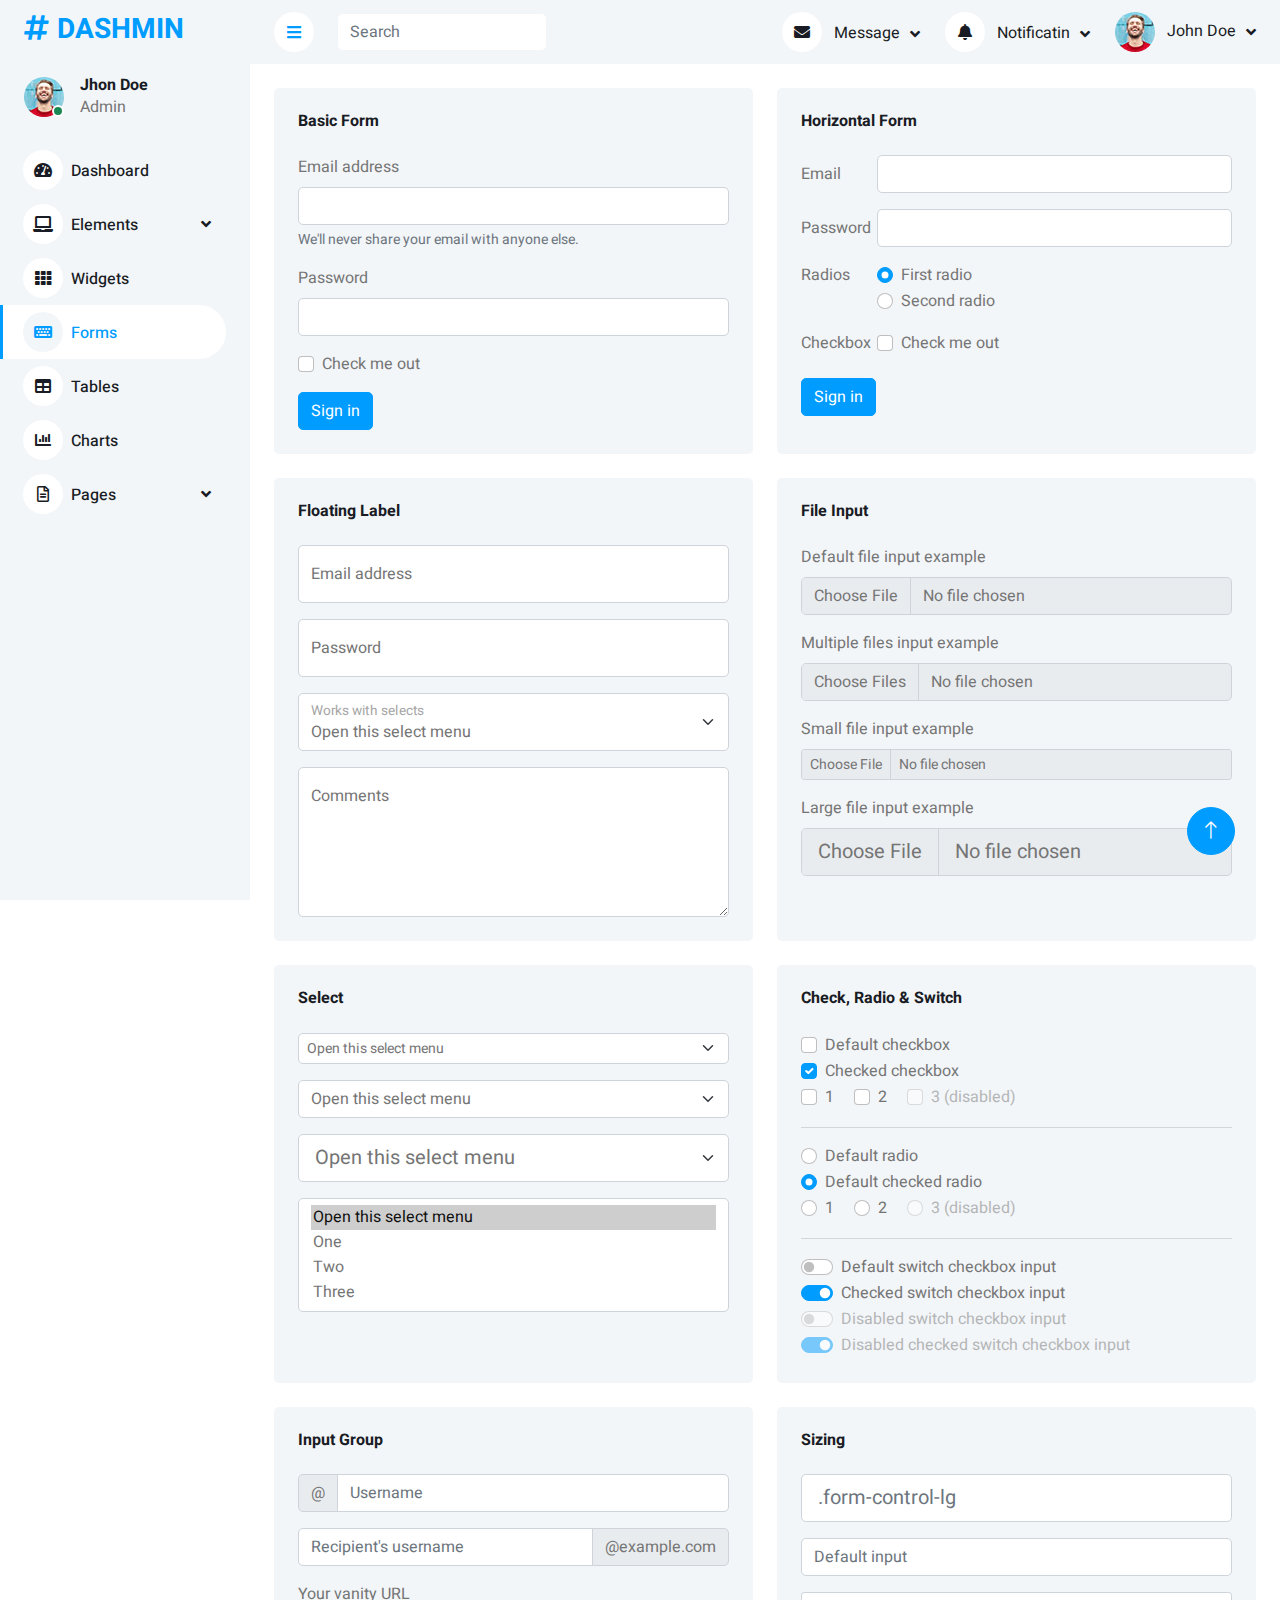
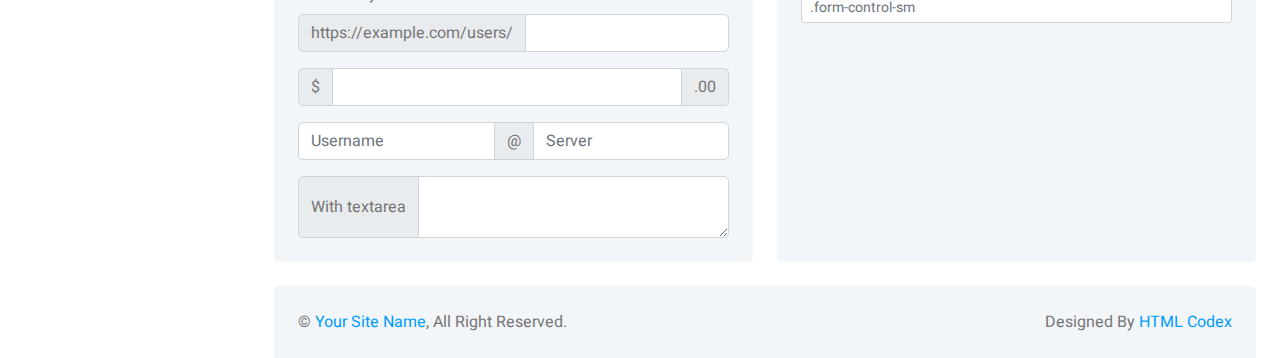
<file: form.html>
<!DOCTYPE html>
<html lang="en">

<head>
    <meta charset="utf-8">
    <title>DASHMIN - Bootstrap Admin Template</title>
    <meta content="width=device-width, initial-scale=1.0" name="viewport">
    <meta content="" name="keywords">
    <meta content="" name="description">

    <!-- Favicon -->
    <link href="img/favicon.ico" rel="icon">

    <!-- Google Web Fonts -->
    <link rel="preconnect" href="https://fonts.googleapis.com">
    <link rel="preconnect" href="https://fonts.gstatic.com" crossorigin>
    <link href="https://fonts.googleapis.com/css2?family=Heebo:wght@400;500;600;700&display=swap" rel="stylesheet">
    
    <!-- Icon Font Stylesheet -->
    <link href="https://cdnjs.cloudflare.com/ajax/libs/font-awesome/5.10.0/css/all.min.css" rel="stylesheet">
    <link href="https://cdn.jsdelivr.net/npm/bootstrap-icons@1.4.1/font/bootstrap-icons.css" rel="stylesheet">

    <!-- Libraries Stylesheet -->
    <link href="lib/owlcarousel/assets/owl.carousel.min.css" rel="stylesheet">
    <link href="lib/tempusdominus/css/tempusdominus-bootstrap-4.min.css" rel="stylesheet" />

    <!-- Customized Bootstrap Stylesheet -->
    <link href="css/bootstrap.min.css" rel="stylesheet">

    <!-- Template Stylesheet -->
    <link href="css/style.css" rel="stylesheet">
</head>

<body>
    <div class="container-xxl position-relative bg-white d-flex p-0">
        <!-- Spinner Start -->
        <div id="spinner" class="show bg-white position-fixed translate-middle w-100 vh-100 top-50 start-50 d-flex align-items-center justify-content-center">
            <div class="spinner-border text-primary" style="width: 3rem; height: 3rem;" role="status">
                <span class="sr-only">Loading...</span>
            </div>
        </div>
        <!-- Spinner End -->


        <!-- Sidebar Start -->
        <div class="sidebar pe-4 pb-3">
            <nav class="navbar bg-light navbar-light">
                <a href="index.html" class="navbar-brand mx-4 mb-3">
                    <h3 class="text-primary"><i class="fa fa-hashtag me-2"></i>DASHMIN</h3>
                </a>
                <div class="d-flex align-items-center ms-4 mb-4">
                    <div class="position-relative">
                        <img class="rounded-circle" src="img/user.jpg" alt="" style="width: 40px; height: 40px;">
                        <div class="bg-success rounded-circle border border-2 border-white position-absolute end-0 bottom-0 p-1"></div>
                    </div>
                    <div class="ms-3">
                        <h6 class="mb-0">Jhon Doe</h6>
                        <span>Admin</span>
                    </div>
                </div>
                <div class="navbar-nav w-100">
                    <a href="index.html" class="nav-item nav-link"><i class="fa fa-tachometer-alt me-2"></i>Dashboard</a>
                    <div class="nav-item dropdown">
                        <a href="#" class="nav-link dropdown-toggle" data-bs-toggle="dropdown"><i class="fa fa-laptop me-2"></i>Elements</a>
                        <div class="dropdown-menu bg-transparent border-0">
                            <a href="button.html" class="dropdown-item">Buttons</a>
                            <a href="typography.html" class="dropdown-item">Typography</a>
                            <a href="element.html" class="dropdown-item">Other Elements</a>
                        </div>
                    </div>
                    <a href="widget.html" class="nav-item nav-link"><i class="fa fa-th me-2"></i>Widgets</a>
                    <a href="form.html" class="nav-item nav-link active"><i class="fa fa-keyboard me-2"></i>Forms</a>
                    <a href="table.html" class="nav-item nav-link"><i class="fa fa-table me-2"></i>Tables</a>
                    <a href="chart.html" class="nav-item nav-link"><i class="fa fa-chart-bar me-2"></i>Charts</a>
                    <div class="nav-item dropdown">
                        <a href="#" class="nav-link dropdown-toggle" data-bs-toggle="dropdown"><i class="far fa-file-alt me-2"></i>Pages</a>
                        <div class="dropdown-menu bg-transparent border-0">
                            <a href="signin.html" class="dropdown-item">Sign In</a>
                            <a href="signup.html" class="dropdown-item">Sign Up</a>
                            <a href="404.html" class="dropdown-item">404 Error</a>
                            <a href="blank.html" class="dropdown-item">Blank Page</a>
                        </div>
                    </div>
                </div>
            </nav>
        </div>
        <!-- Sidebar End -->


        <!-- Content Start -->
        <div class="content">
            <!-- Navbar Start -->
            <nav class="navbar navbar-expand bg-light navbar-light sticky-top px-4 py-0">
                <a href="index.html" class="navbar-brand d-flex d-lg-none me-4">
                    <h2 class="text-primary mb-0"><i class="fa fa-hashtag"></i></h2>
                </a>
                <a href="#" class="sidebar-toggler flex-shrink-0">
                    <i class="fa fa-bars"></i>
                </a>
                <form class="d-none d-md-flex ms-4">
                    <input class="form-control border-0" type="search" placeholder="Search">
                </form>
                <div class="navbar-nav align-items-center ms-auto">
                    <div class="nav-item dropdown">
                        <a href="#" class="nav-link dropdown-toggle" data-bs-toggle="dropdown">
                            <i class="fa fa-envelope me-lg-2"></i>
                            <span class="d-none d-lg-inline-flex">Message</span>
                        </a>
                        <div class="dropdown-menu dropdown-menu-end bg-light border-0 rounded-0 rounded-bottom m-0">
                            <a href="#" class="dropdown-item">
                                <div class="d-flex align-items-center">
                                    <img class="rounded-circle" src="img/user.jpg" alt="" style="width: 40px; height: 40px;">
                                    <div class="ms-2">
                                        <h6 class="fw-normal mb-0">Jhon send you a message</h6>
                                        <small>15 minutes ago</small>
                                    </div>
                                </div>
                            </a>
                            <hr class="dropdown-divider">
                            <a href="#" class="dropdown-item">
                                <div class="d-flex align-items-center">
                                    <img class="rounded-circle" src="img/user.jpg" alt="" style="width: 40px; height: 40px;">
                                    <div class="ms-2">
                                        <h6 class="fw-normal mb-0">Jhon send you a message</h6>
                                        <small>15 minutes ago</small>
                                    </div>
                                </div>
                            </a>
                            <hr class="dropdown-divider">
                            <a href="#" class="dropdown-item">
                                <div class="d-flex align-items-center">
                                    <img class="rounded-circle" src="img/user.jpg" alt="" style="width: 40px; height: 40px;">
                                    <div class="ms-2">
                                        <h6 class="fw-normal mb-0">Jhon send you a message</h6>
                                        <small>15 minutes ago</small>
                                    </div>
                                </div>
                            </a>
                            <hr class="dropdown-divider">
                            <a href="#" class="dropdown-item text-center">See all message</a>
                        </div>
                    </div>
                    <div class="nav-item dropdown">
                        <a href="#" class="nav-link dropdown-toggle" data-bs-toggle="dropdown">
                            <i class="fa fa-bell me-lg-2"></i>
                            <span class="d-none d-lg-inline-flex">Notificatin</span>
                        </a>
                        <div class="dropdown-menu dropdown-menu-end bg-light border-0 rounded-0 rounded-bottom m-0">
                            <a href="#" class="dropdown-item">
                                <h6 class="fw-normal mb-0">Profile updated</h6>
                                <small>15 minutes ago</small>
                            </a>
                            <hr class="dropdown-divider">
                            <a href="#" class="dropdown-item">
                                <h6 class="fw-normal mb-0">New user added</h6>
                                <small>15 minutes ago</small>
                            </a>
                            <hr class="dropdown-divider">
                            <a href="#" class="dropdown-item">
                                <h6 class="fw-normal mb-0">Password changed</h6>
                                <small>15 minutes ago</small>
                            </a>
                            <hr class="dropdown-divider">
                            <a href="#" class="dropdown-item text-center">See all notifications</a>
                        </div>
                    </div>
                    <div class="nav-item dropdown">
                        <a href="#" class="nav-link dropdown-toggle" data-bs-toggle="dropdown">
                            <img class="rounded-circle me-lg-2" src="img/user.jpg" alt="" style="width: 40px; height: 40px;">
                            <span class="d-none d-lg-inline-flex">John Doe</span>
                        </a>
                        <div class="dropdown-menu dropdown-menu-end bg-light border-0 rounded-0 rounded-bottom m-0">
                            <a href="#" class="dropdown-item">My Profile</a>
                            <a href="#" class="dropdown-item">Settings</a>
                            <a href="#" class="dropdown-item">Log Out</a>
                        </div>
                    </div>
                </div>
            </nav>
            <!-- Navbar End -->


            <!-- Form Start -->
            <div class="container-fluid pt-4 px-4">
                <div class="row g-4">
                    <div class="col-sm-12 col-xl-6">
                        <div class="bg-light rounded h-100 p-4">
                            <h6 class="mb-4">Basic Form</h6>
                            <form>
                                <div class="mb-3">
                                    <label for="exampleInputEmail1" class="form-label">Email address</label>
                                    <input type="email" class="form-control" id="exampleInputEmail1"
                                        aria-describedby="emailHelp">
                                    <div id="emailHelp" class="form-text">We'll never share your email with anyone else.
                                    </div>
                                </div>
                                <div class="mb-3">
                                    <label for="exampleInputPassword1" class="form-label">Password</label>
                                    <input type="password" class="form-control" id="exampleInputPassword1">
                                </div>
                                <div class="mb-3 form-check">
                                    <input type="checkbox" class="form-check-input" id="exampleCheck1">
                                    <label class="form-check-label" for="exampleCheck1">Check me out</label>
                                </div>
                                <button type="submit" class="btn btn-primary">Sign in</button>
                            </form>
                        </div>
                    </div>
                    <div class="col-sm-12 col-xl-6">
                        <div class="bg-light rounded h-100 p-4">
                            <h6 class="mb-4">Horizontal Form</h6>
                            <form>
                                <div class="row mb-3">
                                    <label for="inputEmail3" class="col-sm-2 col-form-label">Email</label>
                                    <div class="col-sm-10">
                                        <input type="email" class="form-control" id="inputEmail3">
                                    </div>
                                </div>
                                <div class="row mb-3">
                                    <label for="inputPassword3" class="col-sm-2 col-form-label">Password</label>
                                    <div class="col-sm-10">
                                        <input type="password" class="form-control" id="inputPassword3">
                                    </div>
                                </div>
                                <fieldset class="row mb-3">
                                    <legend class="col-form-label col-sm-2 pt-0">Radios</legend>
                                    <div class="col-sm-10">
                                        <div class="form-check">
                                            <input class="form-check-input" type="radio" name="gridRadios"
                                                id="gridRadios1" value="option1" checked>
                                            <label class="form-check-label" for="gridRadios1">
                                                First radio
                                            </label>
                                        </div>
                                        <div class="form-check">
                                            <input class="form-check-input" type="radio" name="gridRadios"
                                                id="gridRadios2" value="option2">
                                            <label class="form-check-label" for="gridRadios2">
                                                Second radio
                                            </label>
                                        </div>
                                    </div>
                                </fieldset>
                                <div class="row mb-3">
                                    <legend class="col-form-label col-sm-2 pt-0">Checkbox</legend>
                                    <div class="col-sm-10">
                                        <div class="form-check">
                                            <input class="form-check-input" type="checkbox" id="gridCheck1">
                                            <label class="form-check-label" for="gridCheck1">
                                                Check me out
                                            </label>
                                        </div>
                                    </div>
                                </div>
                                <button type="submit" class="btn btn-primary">Sign in</button>
                            </form>
                        </div>
                    </div>
                    <div class="col-sm-12 col-xl-6">
                        <div class="bg-light rounded h-100 p-4">
                            <h6 class="mb-4">Floating Label</h6>
                            <div class="form-floating mb-3">
                                <input type="email" class="form-control" id="floatingInput"
                                    placeholder="name@example.com">
                                <label for="floatingInput">Email address</label>
                            </div>
                            <div class="form-floating mb-3">
                                <input type="password" class="form-control" id="floatingPassword"
                                    placeholder="Password">
                                <label for="floatingPassword">Password</label>
                            </div>
                            <div class="form-floating mb-3">
                                <select class="form-select" id="floatingSelect"
                                    aria-label="Floating label select example">
                                    <option selected>Open this select menu</option>
                                    <option value="1">One</option>
                                    <option value="2">Two</option>
                                    <option value="3">Three</option>
                                </select>
                                <label for="floatingSelect">Works with selects</label>
                            </div>
                            <div class="form-floating">
                                <textarea class="form-control" placeholder="Leave a comment here"
                                    id="floatingTextarea" style="height: 150px;"></textarea>
                                <label for="floatingTextarea">Comments</label>
                            </div>
                        </div>
                    </div>
                    <div class="col-sm-12 col-xl-6">
                        <div class="bg-light rounded h-100 p-4">
                            <h6 class="mb-4">File Input</h6>
                            <div class="mb-3">
                                <label for="formFile" class="form-label">Default file input example</label>
                                <input class="form-control" type="file" id="formFile">
                            </div>
                            <div class="mb-3">
                                <label for="formFileMultiple" class="form-label">Multiple files input example</label>
                                <input class="form-control" type="file" id="formFileMultiple" multiple>
                            </div>
                            <div class="mb-3">
                                <label for="formFileSm" class="form-label">Small file input example</label>
                                <input class="form-control form-control-sm" id="formFileSm" type="file">
                            </div>
                            <div>
                                <label for="formFileLg" class="form-label">Large file input example</label>
                                <input class="form-control form-control-lg" id="formFileLg" type="file">
                            </div>
                        </div>
                    </div>
                    <div class="col-sm-12 col-xl-6">
                        <div class="bg-light rounded h-100 p-4">
                            <h6 class="mb-4">Select</h6>
                            <select class="form-select form-select-sm mb-3" aria-label=".form-select-sm example">
                                <option selected>Open this select menu</option>
                                <option value="1">One</option>
                                <option value="2">Two</option>
                                <option value="3">Three</option>
                            </select>
                            <select class="form-select mb-3" aria-label="Default select example">
                                <option selected>Open this select menu</option>
                                <option value="1">One</option>
                                <option value="2">Two</option>
                                <option value="3">Three</option>
                            </select>
                            <select class="form-select form-select-lg mb-3" aria-label=".form-select-lg example">
                                <option selected>Open this select menu</option>
                                <option value="1">One</option>
                                <option value="2">Two</option>
                                <option value="3">Three</option>
                            </select>
                            <select class="form-select" multiple aria-label="multiple select example">
                                <option selected>Open this select menu</option>
                                <option value="1">One</option>
                                <option value="2">Two</option>
                                <option value="3">Three</option>
                            </select>
                        </div>
                    </div>
                    <div class="col-sm-12 col-xl-6">
                        <div class="bg-light rounded h-100 p-4">
                            <h6 class="mb-4">Check, Radio & Switch</h6>
                            <div class="form-check">
                                <input class="form-check-input" type="checkbox" value="" id="flexCheckDefault">
                                <label class="form-check-label" for="flexCheckDefault">
                                    Default checkbox
                                </label>
                            </div>
                            <div class="form-check">
                                <input class="form-check-input" type="checkbox" value="" id="flexCheckChecked" checked>
                                <label class="form-check-label" for="flexCheckChecked">
                                    Checked checkbox
                                </label>
                            </div>
                            <div class="form-check form-check-inline">
                                <input class="form-check-input" type="checkbox" id="inlineCheckbox1" value="option1">
                                <label class="form-check-label" for="inlineCheckbox1">1</label>
                            </div>
                            <div class="form-check form-check-inline">
                                <input class="form-check-input" type="checkbox" id="inlineCheckbox2" value="option2">
                                <label class="form-check-label" for="inlineCheckbox2">2</label>
                            </div>
                            <div class="form-check form-check-inline">
                                <input class="form-check-input" type="checkbox" id="inlineCheckbox3" value="option3"
                                    disabled>
                                <label class="form-check-label" for="inlineCheckbox3">3 (disabled)</label>
                            </div>
                            <hr>
                            <div class="form-check">
                                <input class="form-check-input" type="radio" name="flexRadioDefault"
                                    id="flexRadioDefault1">
                                <label class="form-check-label" for="flexRadioDefault1">
                                    Default radio
                                </label>
                            </div>
                            <div class="form-check">
                                <input class="form-check-input" type="radio" name="flexRadioDefault"
                                    id="flexRadioDefault2" checked>
                                <label class="form-check-label" for="flexRadioDefault2">
                                    Default checked radio
                                </label>
                            </div>
                            <div class="form-check form-check-inline">
                                <input class="form-check-input" type="radio" name="inlineRadioOptions" id="inlineRadio1"
                                    value="option1">
                                <label class="form-check-label" for="inlineRadio1">1</label>
                            </div>
                            <div class="form-check form-check-inline">
                                <input class="form-check-input" type="radio" name="inlineRadioOptions" id="inlineRadio2"
                                    value="option2">
                                <label class="form-check-label" for="inlineRadio2">2</label>
                            </div>
                            <div class="form-check form-check-inline">
                                <input class="form-check-input" type="radio" name="inlineRadioOptions" id="inlineRadio3"
                                    value="option3" disabled>
                                <label class="form-check-label" for="inlineRadio3">3 (disabled)</label>
                            </div>
                            <hr>
                            <div class="form-check form-switch">
                                <input class="form-check-input" type="checkbox" role="switch"
                                    id="flexSwitchCheckDefault">
                                <label class="form-check-label" for="flexSwitchCheckDefault">Default switch checkbox
                                    input</label>
                            </div>
                            <div class="form-check form-switch">
                                <input class="form-check-input" type="checkbox" role="switch"
                                    id="flexSwitchCheckChecked" checked>
                                <label class="form-check-label" for="flexSwitchCheckChecked">Checked switch checkbox
                                    input</label>
                            </div>
                            <div class="form-check form-switch">
                                <input class="form-check-input" type="checkbox" role="switch"
                                    id="flexSwitchCheckDisabled" disabled>
                                <label class="form-check-label" for="flexSwitchCheckDisabled">Disabled switch checkbox
                                    input</label>
                            </div>
                            <div class="form-check form-switch">
                                <input class="form-check-input" type="checkbox" role="switch"
                                    id="flexSwitchCheckCheckedDisabled" checked disabled>
                                <label class="form-check-label" for="flexSwitchCheckCheckedDisabled">Disabled checked
                                    switch checkbox input</label>
                            </div>
                        </div>
                    </div>
                    <div class="col-sm-12 col-xl-6">
                        <div class="bg-light rounded h-100 p-4">
                            <h6 class="mb-4">Input Group</h6>
                            <div class="input-group mb-3">
                                <span class="input-group-text" id="basic-addon1">@</span>
                                <input type="text" class="form-control" placeholder="Username" aria-label="Username"
                                    aria-describedby="basic-addon1">
                            </div>
                            <div class="input-group mb-3">
                                <input type="text" class="form-control" placeholder="Recipient's username"
                                    aria-label="Recipient's username" aria-describedby="basic-addon2">
                                <span class="input-group-text" id="basic-addon2">@example.com</span>
                            </div>
                            <label for="basic-url" class="form-label">Your vanity URL</label>
                            <div class="input-group mb-3">
                                <span class="input-group-text" id="basic-addon3">https://example.com/users/</span>
                                <input type="text" class="form-control" id="basic-url" aria-describedby="basic-addon3">
                            </div>
                            <div class="input-group mb-3">
                                <span class="input-group-text">$</span>
                                <input type="text" class="form-control" aria-label="Amount (to the nearest dollar)">
                                <span class="input-group-text">.00</span>
                            </div>
                            <div class="input-group mb-3">
                                <input type="text" class="form-control" placeholder="Username" aria-label="Username">
                                <span class="input-group-text">@</span>
                                <input type="text" class="form-control" placeholder="Server" aria-label="Server">
                            </div>
                            <div class="input-group">
                                <span class="input-group-text">With textarea</span>
                                <textarea class="form-control" aria-label="With textarea"></textarea>
                            </div>
                        </div>
                    </div>
                    <div class="col-sm-12 col-xl-6">
                        <div class="bg-light rounded h-100 p-4">
                            <h6 class="mb-4">Sizing</h6>
                            <input class="form-control form-control-lg mb-3" type="text" placeholder=".form-control-lg"
                                aria-label=".form-control-lg example">
                            <input class="form-control mb-3" type="text" placeholder="Default input"
                                aria-label="default input example">
                            <input class="form-control form-control-sm" type="text" placeholder=".form-control-sm"
                                aria-label=".form-control-sm example">
                        </div>
                    </div>
                </div>
            </div>
            <!-- Form End -->


            <!-- Footer Start -->
            <div class="container-fluid pt-4 px-4">
                <div class="bg-light rounded-top p-4">
                    <div class="row">
                        <div class="col-12 col-sm-6 text-center text-sm-start">
                            &copy; <a href="#">Your Site Name</a>, All Right Reserved. 
                        </div>
                        <div class="col-12 col-sm-6 text-center text-sm-end">
                            <!--/*** This template is free as long as you keep the footer author’s credit link/attribution link/backlink. If you'd like to use the template without the footer author’s credit link/attribution link/backlink, you can purchase the Credit Removal License from "https://htmlcodex.com/credit-removal". Thank you for your support. ***/-->
                            Designed By <a href="https://htmlcodex.com">HTML Codex</a>
                        </div>
                    </div>
                </div>
            </div>
            <!-- Footer End -->
        </div>
        <!-- Content End -->


        <!-- Back to Top -->
        <a href="#" class="btn btn-lg btn-primary btn-lg-square back-to-top"><i class="bi bi-arrow-up"></i></a>
    </div>

    <!-- JavaScript Libraries -->
    <script src="https://code.jquery.com/jquery-3.4.1.min.js"></script>
    <script src="https://cdn.jsdelivr.net/npm/bootstrap@5.0.0/dist/js/bootstrap.bundle.min.js"></script>
    <script src="lib/chart/chart.min.js"></script>
    <script src="lib/easing/easing.min.js"></script>
    <script src="lib/waypoints/waypoints.min.js"></script>
    <script src="lib/owlcarousel/owl.carousel.min.js"></script>
    <script src="lib/tempusdominus/js/moment.min.js"></script>
    <script src="lib/tempusdominus/js/moment-timezone.min.js"></script>
    <script src="lib/tempusdominus/js/tempusdominus-bootstrap-4.min.js"></script>

    <!-- Template Javascript -->
    <script src="js/main.js"></script>
</body>

</html>
</file>
<file: css/style.css>
/********** Template CSS **********/
:root {
    --primary: #009CFF;
    --light: #F3F6F9;
    --dark: #191C24;
}

.back-to-top {
    position: fixed;
    display: none;
    right: 45px;
    bottom: 45px;
    z-index: 99;
}


/*** Spinner ***/
#spinner {
    opacity: 0;
    visibility: hidden;
    transition: opacity .5s ease-out, visibility 0s linear .5s;
    z-index: 99999;
}

#spinner.show {
    transition: opacity .5s ease-out, visibility 0s linear 0s;
    visibility: visible;
    opacity: 1;
}


/*** Button ***/
.btn {
    transition: .5s;
}

.btn.btn-primary {
    color: #FFFFFF;
}

.btn-square {
    width: 38px;
    height: 38px;
}

.btn-sm-square {
    width: 32px;
    height: 32px;
}

.btn-lg-square {
    width: 48px;
    height: 48px;
}

.btn-square,
.btn-sm-square,
.btn-lg-square {
    padding: 0;
    display: inline-flex;
    align-items: center;
    justify-content: center;
    font-weight: normal;
    border-radius: 50px;
}


/*** Layout ***/
.sidebar {
    position: fixed;
    top: 0;
    left: 0;
    bottom: 0;
    width: 250px;
    height: 100vh;
    overflow-y: auto;
    background: var(--light);
    transition: 0.5s;
    z-index: 999;
}

.content {
    margin-left: 250px;
    min-height: 100vh;
    background: #FFFFFF;
    transition: 0.5s;
}

@media (min-width: 992px) {
    .sidebar {
        margin-left: 0;
    }

    .sidebar.open {
        margin-left: -250px;
    }

    .content {
        width: calc(100% - 250px);
    }

    .content.open {
        width: 100%;
        margin-left: 0;
    }
}

@media (max-width: 991.98px) {
    .sidebar {
        margin-left: -250px;
    }

    .sidebar.open {
        margin-left: 0;
    }

    .content {
        width: 100%;
        margin-left: 0;
    }
}


/*** Navbar ***/
.sidebar .navbar .navbar-nav .nav-link {
    padding: 7px 20px;
    color: var(--dark);
    font-weight: 500;
    border-left: 3px solid var(--light);
    border-radius: 0 30px 30px 0;
    outline: none;
}

.sidebar .navbar .navbar-nav .nav-link:hover,
.sidebar .navbar .navbar-nav .nav-link.active {
    color: var(--primary);
    background: #FFFFFF;
    border-color: var(--primary);
}

.sidebar .navbar .navbar-nav .nav-link i {
    width: 40px;
    height: 40px;
    display: inline-flex;
    align-items: center;
    justify-content: center;
    background: #FFFFFF;
    border-radius: 40px;
}

.sidebar .navbar .navbar-nav .nav-link:hover i,
.sidebar .navbar .navbar-nav .nav-link.active i {
    background: var(--light);
}

.sidebar .navbar .dropdown-toggle::after {
    position: absolute;
    top: 15px;
    right: 15px;
    border: none;
    content: "\f107";
    font-family: "Font Awesome 5 Free";
    font-weight: 900;
    transition: .5s;
}

.sidebar .navbar .dropdown-toggle[aria-expanded=true]::after {
    transform: rotate(-180deg);
}

.sidebar .navbar .dropdown-item {
    padding-left: 25px;
    border-radius: 0 30px 30px 0;
}

.content .navbar .navbar-nav .nav-link {
    margin-left: 25px;
    padding: 12px 0;
    color: var(--dark);
    outline: none;
}

.content .navbar .navbar-nav .nav-link:hover,
.content .navbar .navbar-nav .nav-link.active {
    color: var(--primary);
}

.content .navbar .sidebar-toggler,
.content .navbar .navbar-nav .nav-link i {
    width: 40px;
    height: 40px;
    display: inline-flex;
    align-items: center;
    justify-content: center;
    background: #FFFFFF;
    border-radius: 40px;
}

.content .navbar .dropdown-toggle::after {
    margin-left: 6px;
    vertical-align: middle;
    border: none;
    content: "\f107";
    font-family: "Font Awesome 5 Free";
    font-weight: 900;
    transition: .5s;
}

.content .navbar .dropdown-toggle[aria-expanded=true]::after {
    transform: rotate(-180deg);
}

@media (max-width: 575.98px) {
    .content .navbar .navbar-nav .nav-link {
        margin-left: 15px;
    }
}


/*** Date Picker ***/
.bootstrap-datetimepicker-widget.bottom {
    top: auto !important;
}

.bootstrap-datetimepicker-widget .table * {
    border-bottom-width: 0px;
}

.bootstrap-datetimepicker-widget .table th {
    font-weight: 500;
}

.bootstrap-datetimepicker-widget.dropdown-menu {
    padding: 10px;
    border-radius: 2px;
}

.bootstrap-datetimepicker-widget table td.active,
.bootstrap-datetimepicker-widget table td.active:hover {
    background: var(--primary);
}

.bootstrap-datetimepicker-widget table td.today::before {
    border-bottom-color: var(--primary);
}


/*** Testimonial ***/
.progress .progress-bar {
    width: 0px;
    transition: 2s;
}


/*** Testimonial ***/
.testimonial-carousel .owl-dots {
    margin-top: 24px;
    display: flex;
    align-items: flex-end;
    justify-content: center;
}

.testimonial-carousel .owl-dot {
    position: relative;
    display: inline-block;
    margin: 0 5px;
    width: 15px;
    height: 15px;
    border: 5px solid var(--primary);
    border-radius: 15px;
    transition: .5s;
}

.testimonial-carousel .owl-dot.active {
    background: var(--dark);
    border-color: var(--primary);
}

.text-right{
    text-align: right !important;
}
</file>
